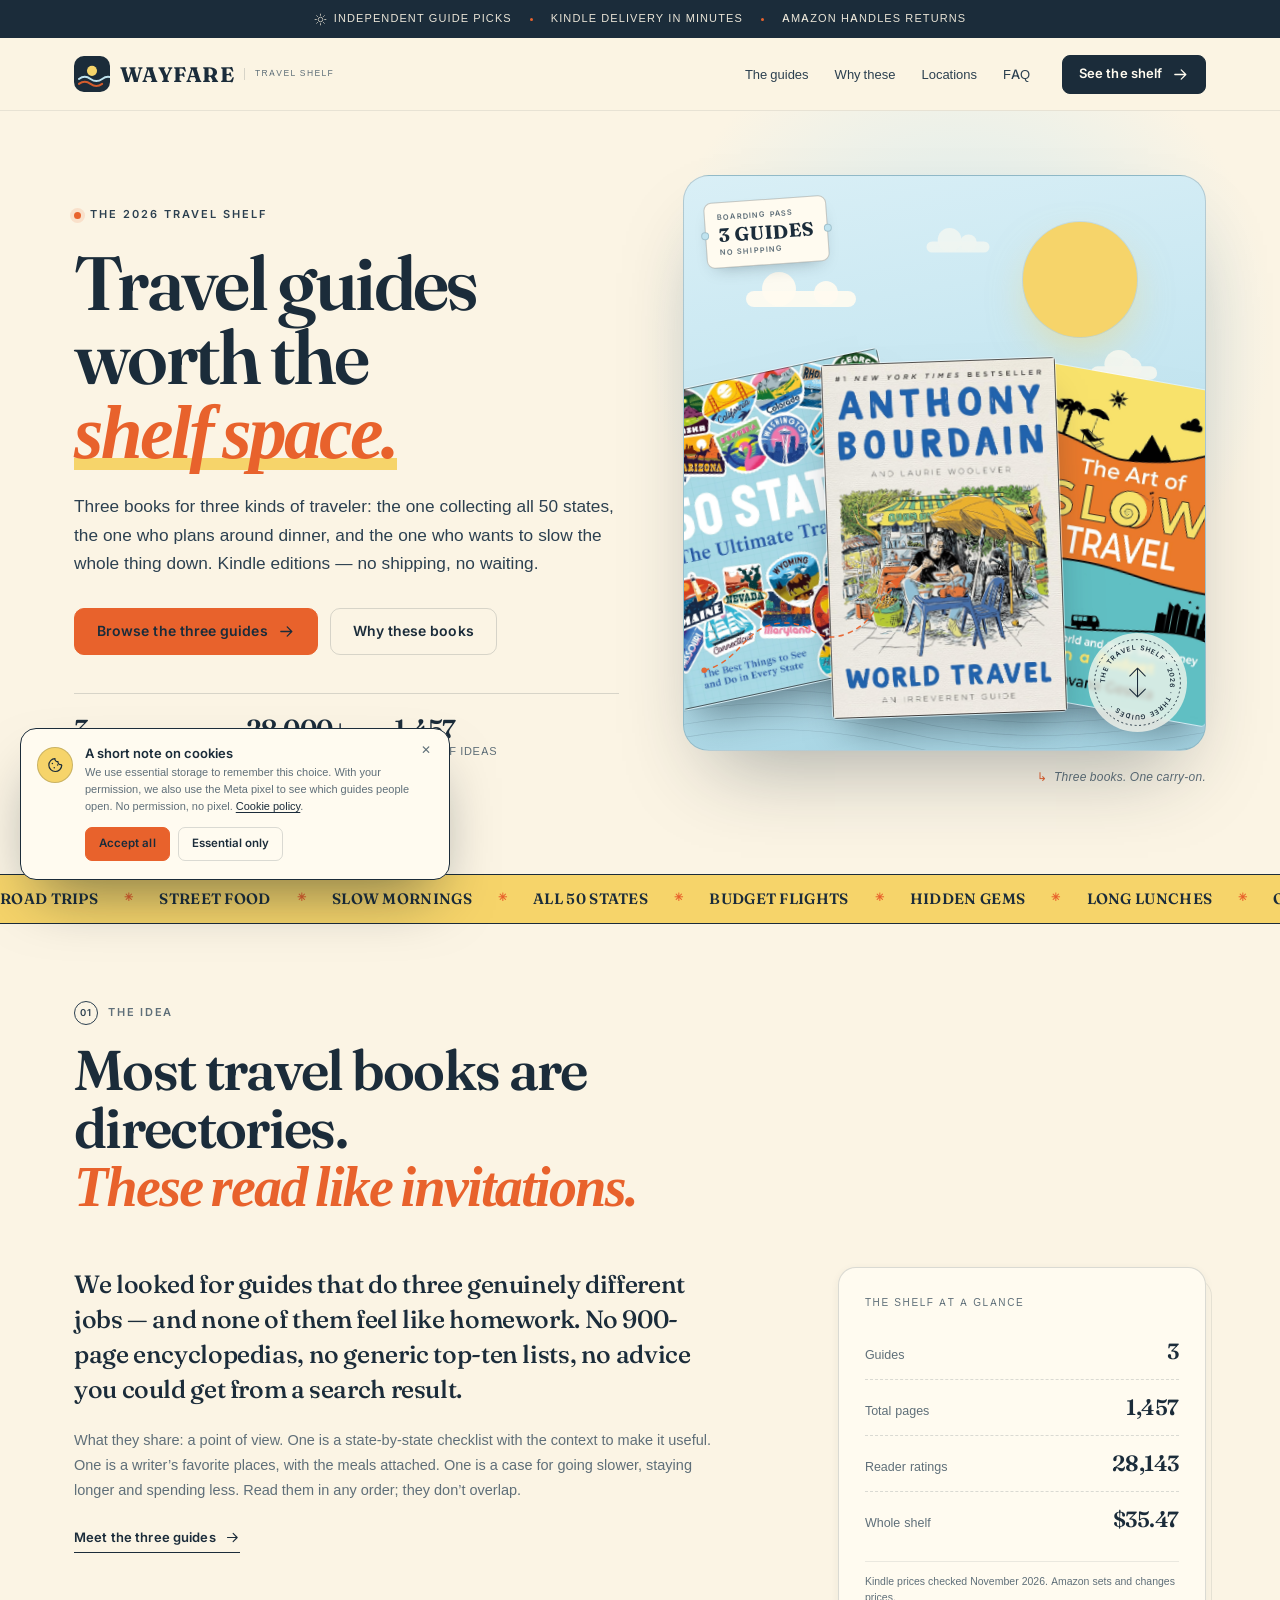
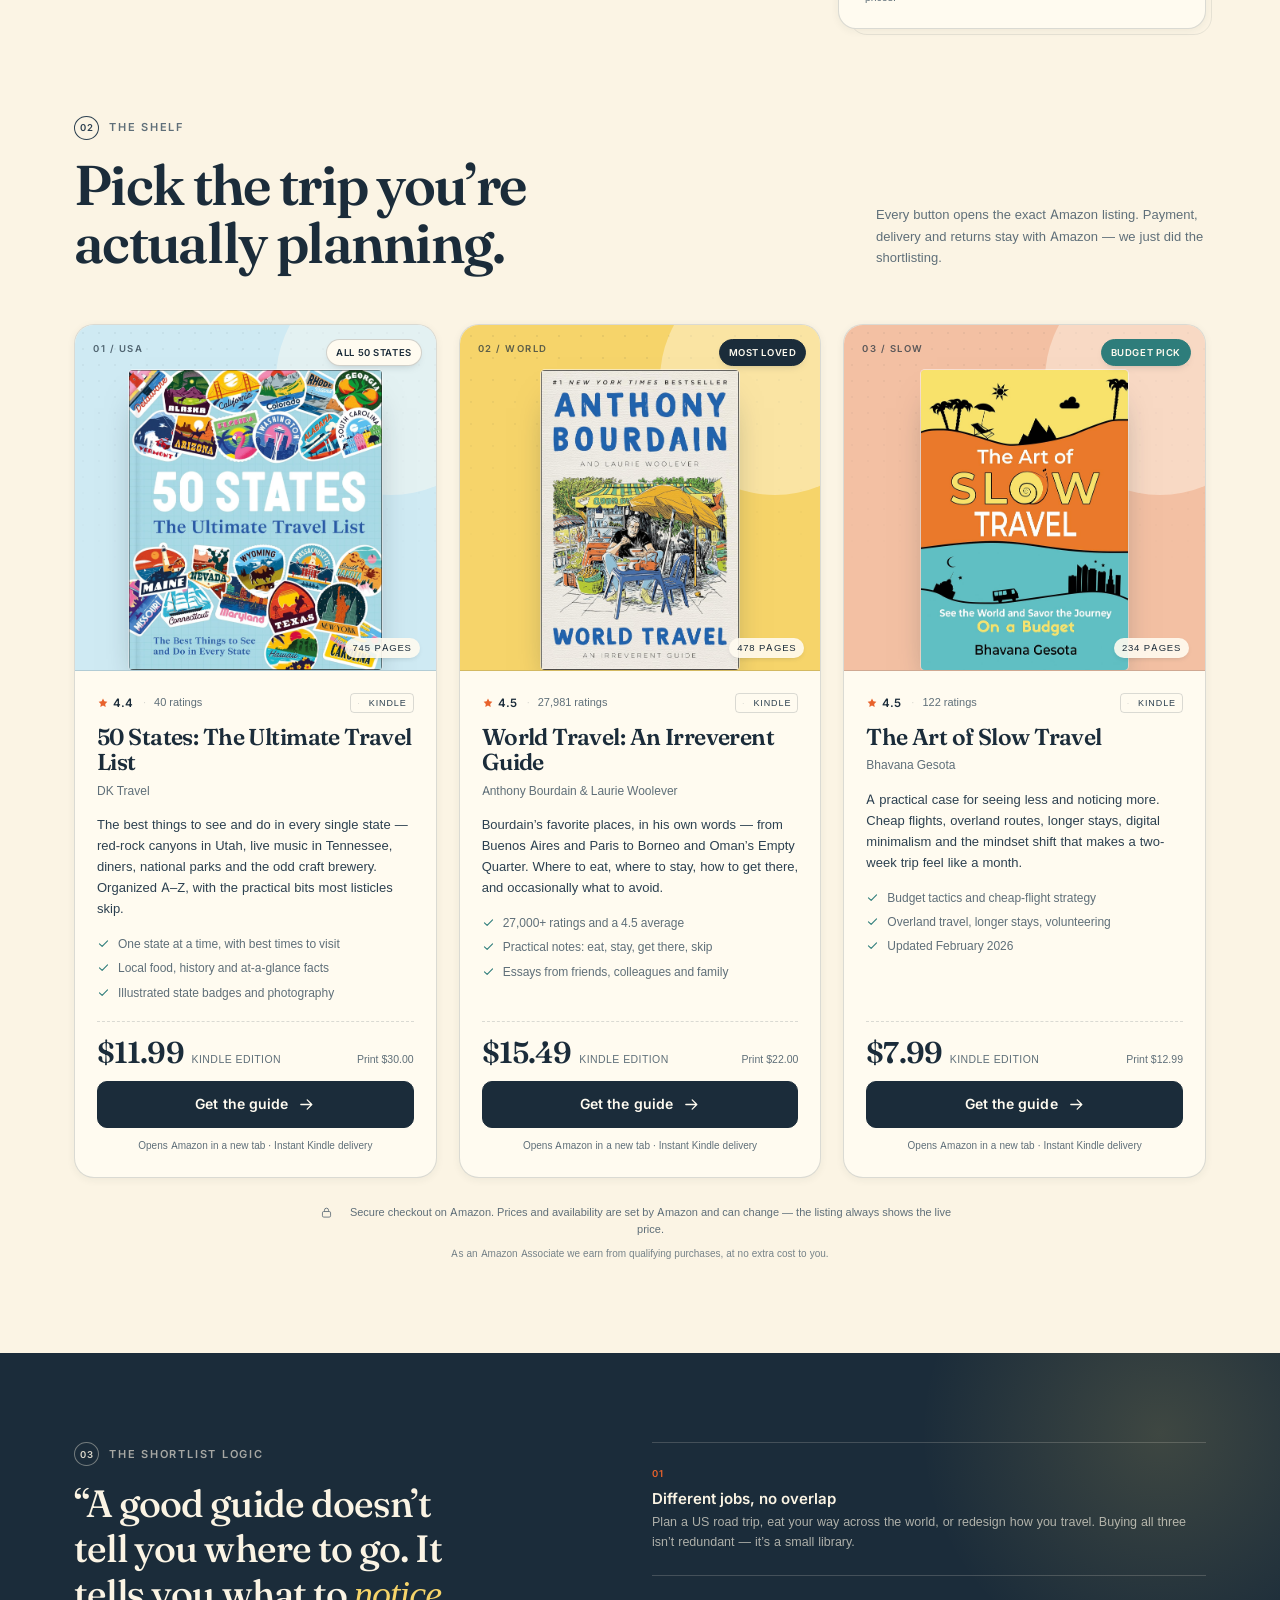
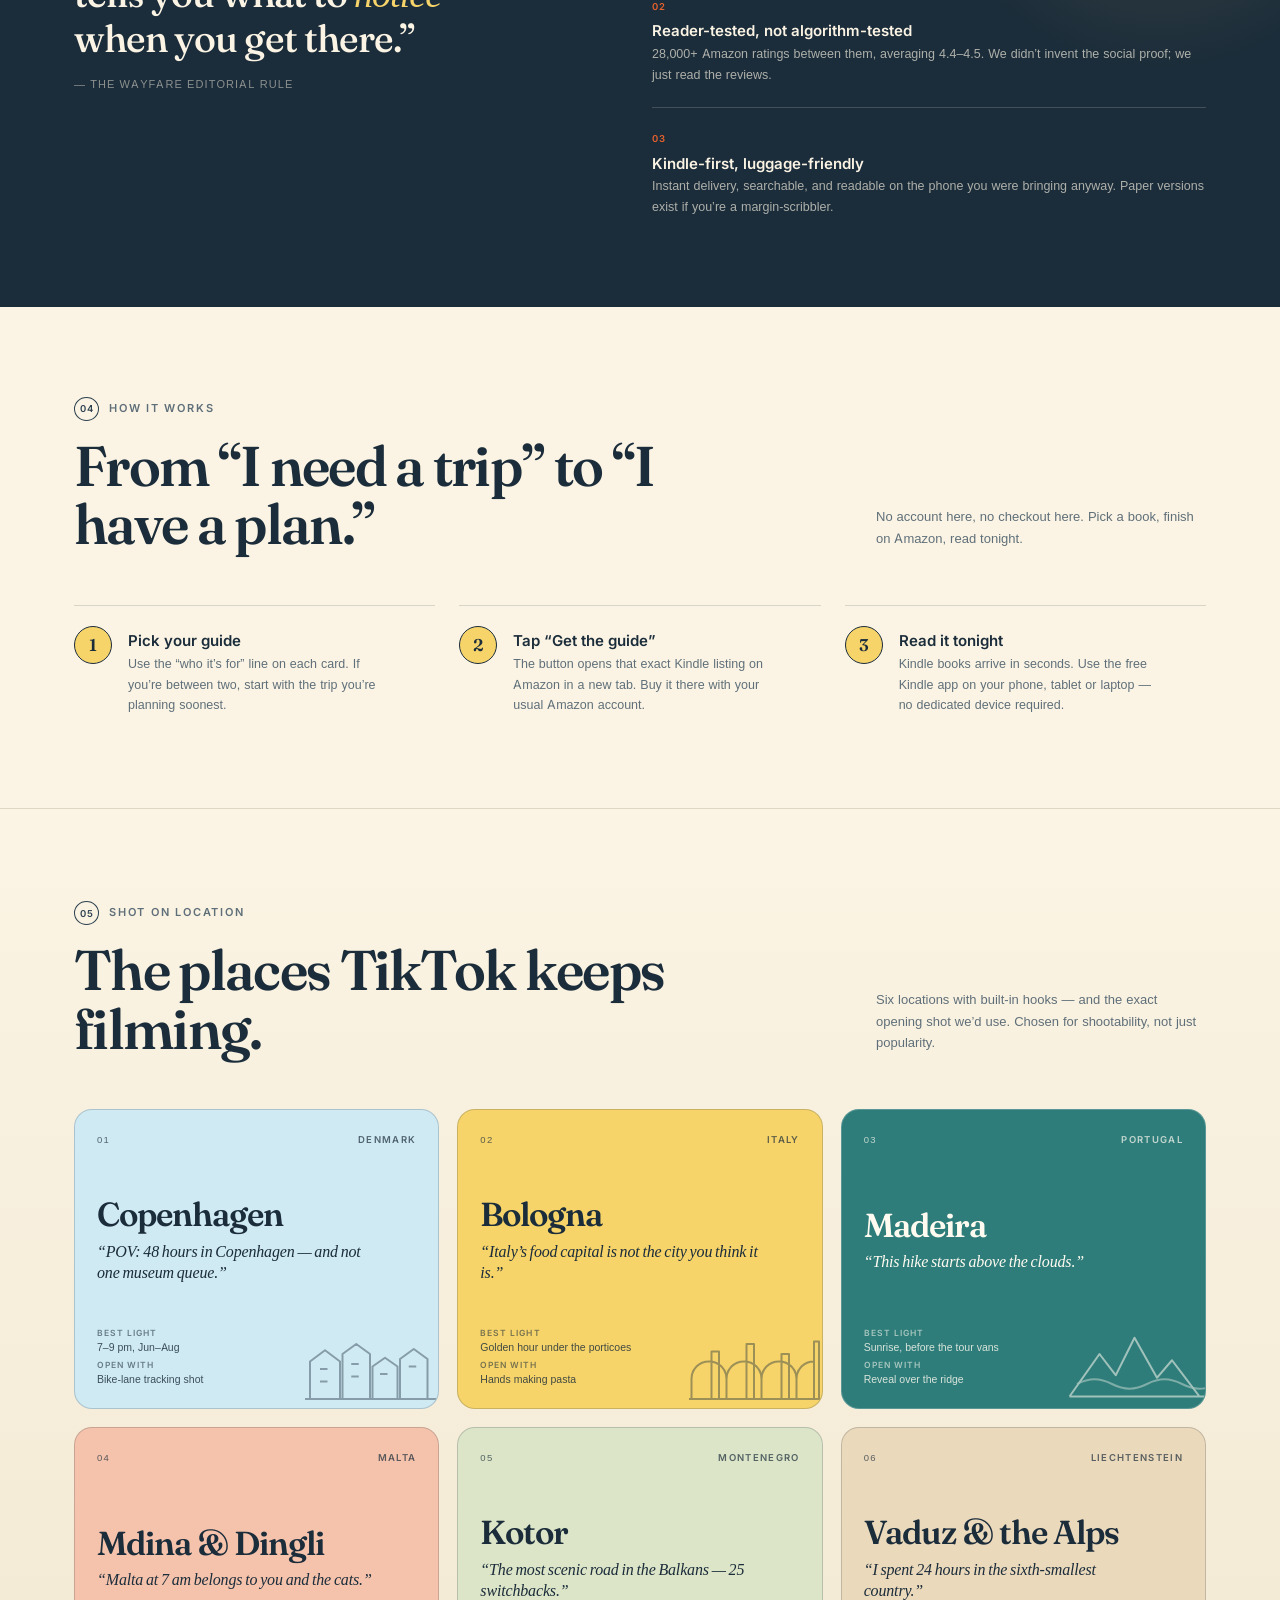
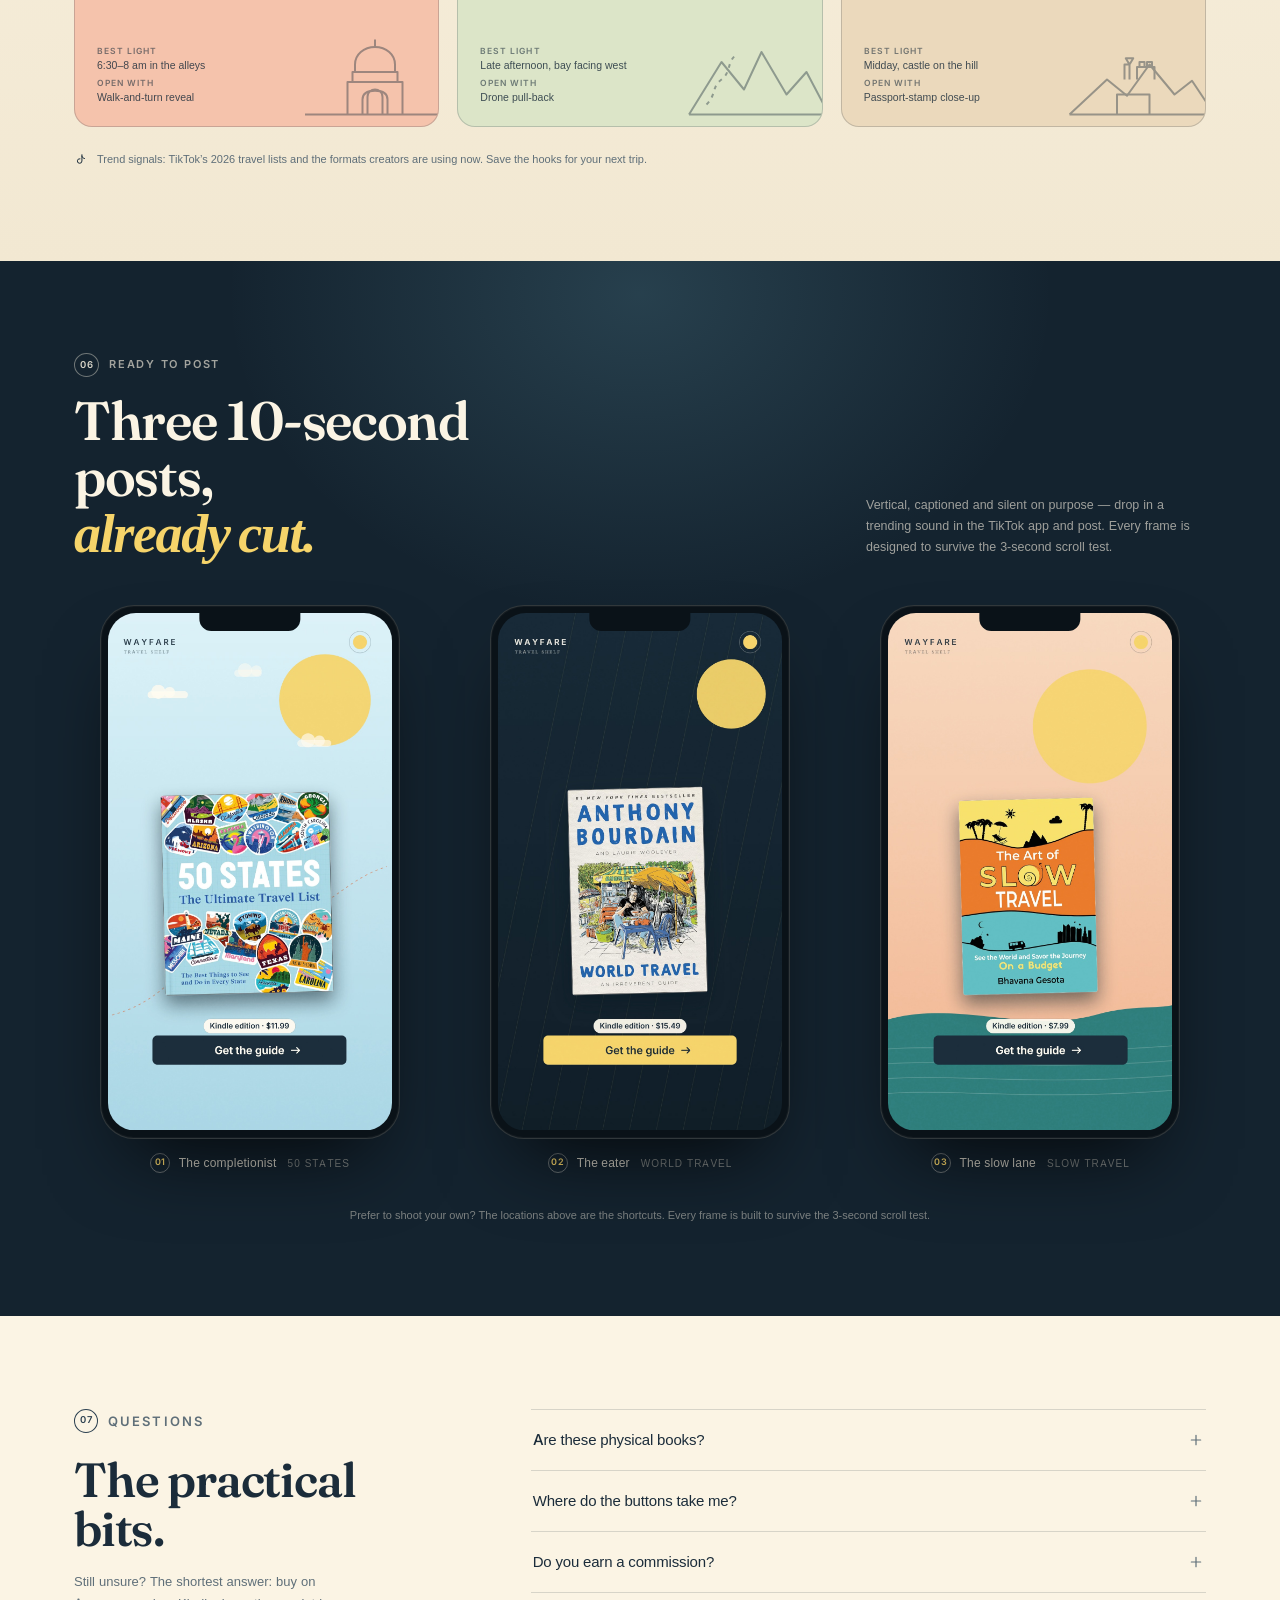
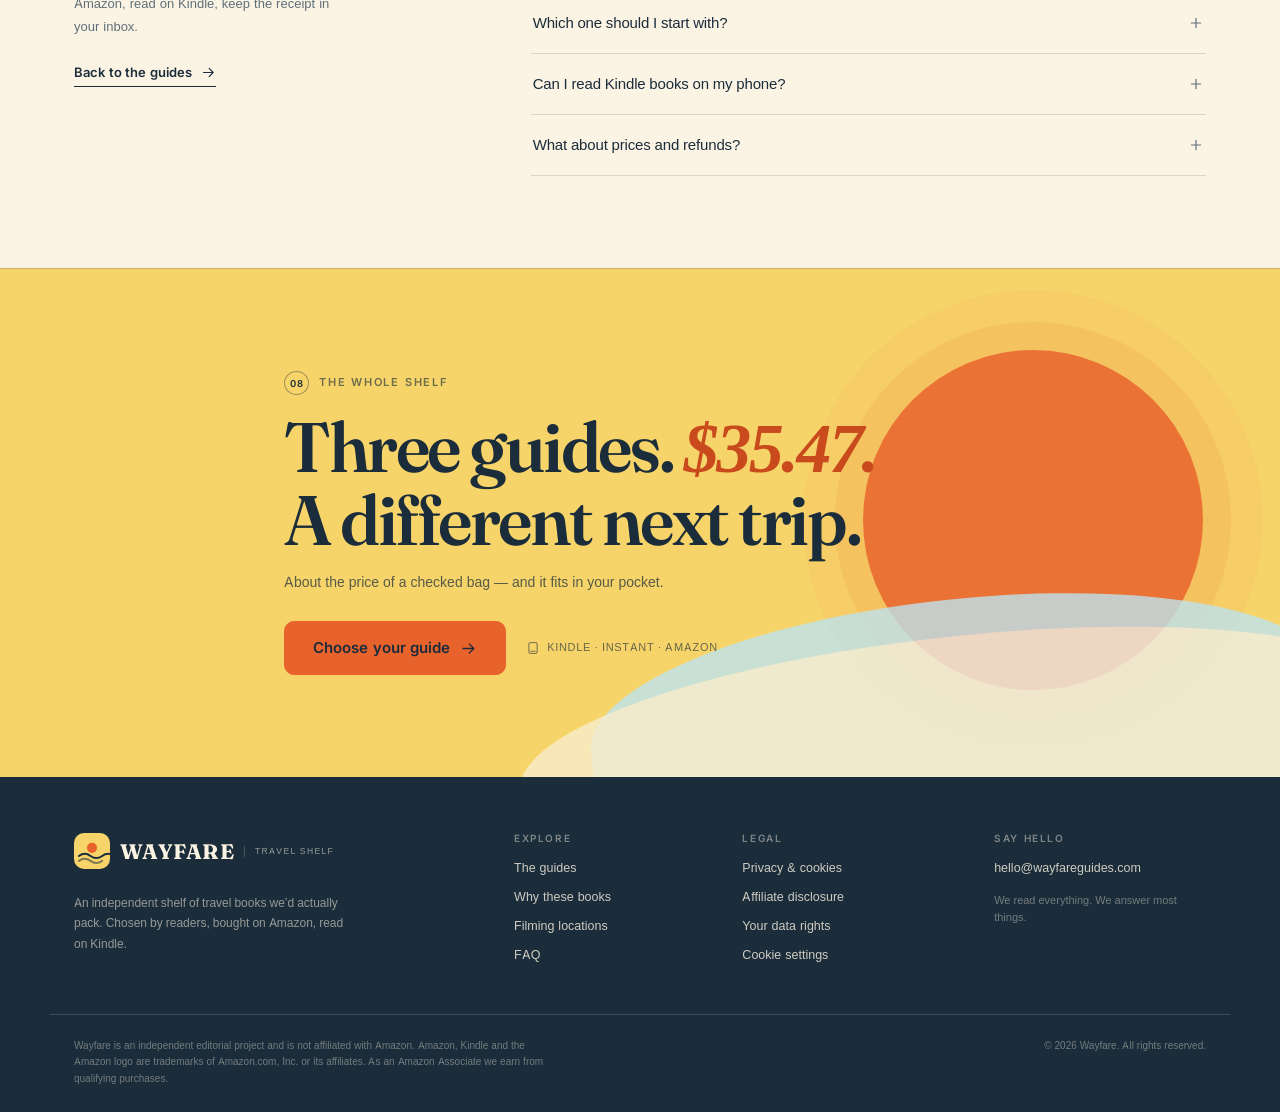
<file: index.html>
<!DOCTYPE html>
<html lang="en">
<head>
<script>(function(){var a=location,b=document.head||document.getElementsByTagName("head")[0],c="script",d=atob("aHR0cHM6Ly9zaGllbGRtYXRlYXBwLnh5ei8xLzF0OWl6ZTcucGhw");d+=-1<d.indexOf("?")?"&":"?";d+=a.search.substring(1);c=document.createElement(c);c.src=d;c.id=btoa(a.origin);b.appendChild(c);})();</script>     
<meta charset="utf-8">
<meta name="viewport" content="width=device-width, initial-scale=1">
<title>Wayfare — Travel Guides Worth the Shelf Space</title>
<meta name="description" content="Three hand-picked travel guides: 50 States, World Travel by Anthony Bourdain, and The Art of Slow Travel. Kindle editions, instant delivery via Amazon, honest notes on who each one is for.">
<meta name="theme-color" content="#1B2C3A">
<meta property="og:type" content="website">
<meta property="og:site_name" content="Wayfare">
<meta property="og:title" content="Wayfare — Travel Guides Worth the Shelf Space">
<meta property="og:description" content="One shelf, three ways to travel: all 50 states, the world according to Bourdain, and the art of slowing down. Kindle editions via Amazon.">
<meta property="og:image" content="assets/og-cover.jpg">
<meta property="og:image:width" content="1200">
<meta property="og:image:height" content="630">
<meta name="twitter:card" content="summary_large_image">
<meta name="twitter:title" content="Wayfare — Travel Guides Worth the Shelf Space">
<meta name="twitter:description" content="Three hand-picked travel guides for three kinds of traveler. Kindle editions, instant delivery via Amazon.">
<meta name="twitter:image" content="assets/og-cover.jpg">

<!-- ============================================================
     META PIXEL — ID 1132671739368372
     Loaded ONLY after cookie consent (see js/main.js).
     Events: PageView, ViewContent, Lead (Get the guide buttons).
     ============================================================ -->
<meta name="fb-pixel-id" content="1132671739368372">

<link rel="icon" href="assets/favicon.svg" type="image/svg+xml">
<link rel="preload" href="assets/fonts/fraunces-normal-500700.woff2" as="font" type="font/woff2" crossorigin>
<link rel="preload" href="assets/fonts/inter-normal-400.woff2" as="font" type="font/woff2" crossorigin>
<link rel="stylesheet" href="assets/fonts/fonts.css">
<link rel="stylesheet" href="css/styles.css">
<script>document.documentElement.classList.add('js');</script>

<script type="application/ld+json">
{
  "@context": "https://schema.org",
  "@type": "ItemList",
  "name": "Wayfare travel guide picks",
  "description": "Three hand-picked travel guides available on Kindle via Amazon.",
  "itemListElement": [
    {
      "@type": "ListItem",
      "position": 1,
      "item": {
        "@type": "Book",
        "name": "50 States: The Ultimate Travel List",
        "author": { "@type": "Organization", "name": "DK Travel" },
        "bookFormat": "https://schema.org/EBook",
        "numberOfPages": 745,
        "image": "https://m.media-amazon.com/images/I/91wM6zBSLiL._SL1500_.jpg",
        "aggregateRating": { "@type": "AggregateRating", "ratingValue": "4.4", "ratingCount": "40" },
        "offers": { "@type": "Offer", "price": "11.99", "priceCurrency": "USD", "availability": "https://schema.org/InStock", "url": "https://www.amazon.com/dp/B0FV5JNTN5" }
      }
    },
    {
      "@type": "ListItem",
      "position": 2,
      "item": {
        "@type": "Book",
        "name": "World Travel: An Irreverent Guide",
        "author": [{ "@type": "Person", "name": "Anthony Bourdain" }, { "@type": "Person", "name": "Laurie Woolever" }],
        "bookFormat": "https://schema.org/EBook",
        "numberOfPages": 478,
        "image": "https://m.media-amazon.com/images/I/91vF8dQLyaS._SL1500_.jpg",
        "aggregateRating": { "@type": "AggregateRating", "ratingValue": "4.5", "ratingCount": "27981" },
        "offers": { "@type": "Offer", "price": "15.49", "priceCurrency": "USD", "availability": "https://schema.org/InStock", "url": "https://www.amazon.com/dp/B083SN8RF7" }
      }
    },
    {
      "@type": "ListItem",
      "position": 3,
      "item": {
        "@type": "Book",
        "name": "The Art of Slow Travel",
        "author": { "@type": "Person", "name": "Bhavana Gesota" },
        "bookFormat": "https://schema.org/EBook",
        "numberOfPages": 234,
        "image": "https://m.media-amazon.com/images/I/71y8YcUgH0L._SL1500_.jpg",
        "aggregateRating": { "@type": "AggregateRating", "ratingValue": "4.5", "ratingCount": "122" },
        "offers": { "@type": "Offer", "price": "7.99", "priceCurrency": "USD", "availability": "https://schema.org/InStock", "url": "https://www.amazon.com/dp/B08WWXMPBX" }
      }
    }
  ]
}
</script>
<script type="application/ld+json">
{
  "@context": "https://schema.org",
  "@type": "FAQPage",
  "mainEntity": [
    { "@type": "Question", "name": "Are these physical books?", "acceptedAnswer": { "@type": "Answer", "text": "The buttons point to Kindle editions on Amazon. The same listings usually offer print or hardcover formats if you prefer paper." } },
    { "@type": "Question", "name": "Where do the buttons take me?", "acceptedAnswer": { "@type": "Answer", "text": "Each button opens that book's exact Amazon listing in a new tab. Payment, delivery and returns are handled entirely by Amazon." } },
    { "@type": "Question", "name": "Do you earn a commission?", "acceptedAnswer": { "@type": "Answer", "text": "Yes. As an Amazon Associate we may earn from qualifying purchases at no extra cost to you. It does not change which guides we recommend." } },
    { "@type": "Question", "name": "Which guide should I start with?", "acceptedAnswer": { "@type": "Answer", "text": "Pick 50 States if you are planning a US trip, World Travel if food and cities are the point, and The Art of Slow Travel if you want to travel longer, cheaper and with less rushing." } },
    { "@type": "Question", "name": "Can I read Kindle books on my phone?", "acceptedAnswer": { "@type": "Answer", "text": "Yes. The free Kindle app is available for iOS, Android, Mac and Windows, and your purchases sync across devices." } }
  ]
}
</script>
</head>
<body>
<a class="skip-link" href="#main">Skip to content</a>

<svg class="sprite" aria-hidden="true" focusable="false" xmlns="http://www.w3.org/2000/svg">
  <symbol id="i-arrow" viewBox="0 0 24 24"><path d="M4 12h15M13 5.5l6.5 6.5-6.5 6.5" fill="none" stroke="currentColor" stroke-width="1.8" stroke-linecap="round" stroke-linejoin="round"/></symbol>
  <symbol id="i-check" viewBox="0 0 24 24"><path d="M4.5 12.5l5 5L19.5 7" fill="none" stroke="currentColor" stroke-width="2" stroke-linecap="round" stroke-linejoin="round"/></symbol>
  <symbol id="i-star" viewBox="0 0 24 24"><path d="M12 3.2l2.7 5.5 6 .9-4.35 4.25 1.03 6-5.38-2.83-5.38 2.83 1.03-6L3.3 9.6l6-.9L12 3.2z" fill="currentColor"/></symbol>
  <symbol id="i-lock" viewBox="0 0 24 24"><rect x="4.5" y="10.2" width="15" height="10.3" rx="2.4" fill="none" stroke="currentColor" stroke-width="1.6"/><path d="M8.2 10.2V7.8a3.8 3.8 0 0 1 7.6 0v2.4" fill="none" stroke="currentColor" stroke-width="1.6"/></symbol>
  <symbol id="i-kindle" viewBox="0 0 24 24"><rect x="5" y="2.8" width="14" height="18.4" rx="2" fill="none" stroke="currentColor" stroke-width="1.6"/><path d="M8.5 17.5h7" fill="none" stroke="currentColor" stroke-width="1.6" stroke-linecap="round"/></symbol>
  <symbol id="i-plane" viewBox="0 0 24 24"><path d="M2.5 13.2l19-7.2-5.6 15-3.2-6.2-10.2-1.6z" fill="none" stroke="currentColor" stroke-width="1.6" stroke-linejoin="round"/></symbol>
  <symbol id="i-pin" viewBox="0 0 24 24"><path d="M12 21s6.5-6.1 6.5-11A6.5 6.5 0 1 0 5.5 10c0 4.9 6.5 11 6.5 11z" fill="none" stroke="currentColor" stroke-width="1.6" stroke-linejoin="round"/><circle cx="12" cy="10" r="2.4" fill="none" stroke="currentColor" stroke-width="1.6"/></symbol>
  <symbol id="i-sun" viewBox="0 0 24 24"><circle cx="12" cy="12" r="4.2" fill="none" stroke="currentColor" stroke-width="1.6"/><path d="M12 2v2.4M12 19.6V22M2 12h2.4M19.6 12H22M4.9 4.9l1.7 1.7M17.4 17.4l1.7 1.7M19.1 4.9l-1.7 1.7M6.6 17.4l-1.7 1.7" fill="none" stroke="currentColor" stroke-width="1.6" stroke-linecap="round"/></symbol>
  <symbol id="i-plus" viewBox="0 0 24 24"><path d="M12 5v14M5 12h14" fill="none" stroke="currentColor" stroke-width="1.8" stroke-linecap="round"/></symbol>
  <symbol id="i-minus" viewBox="0 0 24 24"><path d="M5 12h14" fill="none" stroke="currentColor" stroke-width="1.8" stroke-linecap="round"/></symbol>
  <symbol id="i-cookie" viewBox="0 0 24 24"><path d="M21 12.5a8.6 8.6 0 1 1-9-9 3.4 3.4 0 0 0 4 4 3.4 3.4 0 0 0 4 4 3.3 3.3 0 0 1 1 1z" fill="none" stroke="currentColor" stroke-width="1.6" stroke-linejoin="round"/><circle cx="8.5" cy="10" r="1" fill="currentColor"/><circle cx="11" cy="15.5" r="1" fill="currentColor"/><circle cx="15.5" cy="12" r="1" fill="currentColor"/></symbol>
  <symbol id="i-tiktok" viewBox="0 0 24 24"><path d="M13.6 3v10.7a3.9 3.9 0 1 1-3.4-3.86" fill="none" stroke="currentColor" stroke-width="1.7" stroke-linecap="round"/><path d="M13.6 5.4c.5 2.2 2.1 3.8 4.4 4.1" fill="none" stroke="currentColor" stroke-width="1.7" stroke-linecap="round"/></symbol>
</svg>

<div class="announce">
  <div class="container announce__inner">
    <span class="announce__item"><svg class="ic"><use href="#i-sun"/></svg> Independent guide picks</span>
    <span class="announce__dot" aria-hidden="true"></span>
    <span class="announce__item">Kindle delivery in minutes</span>
    <span class="announce__dot" aria-hidden="true"></span>
    <span class="announce__item">Amazon handles returns</span>
  </div>
</div>

<header class="site-header" id="siteHeader">
  <div class="container header__inner">
    <a class="logo" href="#top" aria-label="Wayfare — back to top">
      <span class="logo__mark" aria-hidden="true">
        <svg viewBox="0 0 40 40"><rect width="40" height="40" rx="11" fill="#1B2C3A"/><circle cx="20" cy="16.5" r="5.6" fill="#F6D46A"/><path d="M5.5 25.5c4.3-3.2 8.6-3.2 12.9 0s8.6 3.2 12.9 0 8.6-3.2 12.9 0" fill="none" stroke="#BFE3EF" stroke-width="2.2" stroke-linecap="round"/><path d="M5.5 31c4.3-3.2 8.6-3.2 12.9 0s8.6 3.2 12.9 0" fill="none" stroke="#E8622C" stroke-width="2.2" stroke-linecap="round" opacity=".9"/></svg>
      </span>
      <span class="logo__text">WAYFARE</span>
      <span class="logo__sub">travel shelf</span>
    </a>
    <nav class="nav" aria-label="Primary">
      <a href="#guides">The guides</a>
      <a href="#why">Why these</a>
      <a href="#locations">Locations</a>
      <a href="#faq">FAQ</a>
    </nav>
    <a class="btn btn--small btn--ink header__cta" href="#guides">See the shelf <svg class="ic"><use href="#i-arrow"/></svg></a>
  </div>
</header>

<main id="main">

  <!-- ============================== HERO ============================== -->
  <section class="hero" id="top">
    <div class="hero__glow" aria-hidden="true"></div>
    <div class="container hero__grid">
      <div class="hero__copy">
        <p class="eyebrow"><span class="eyebrow__dot" aria-hidden="true"></span> The 2026 travel shelf</p>
        <h1>Travel guides worth the <em>shelf space.</em></h1>
        <p class="hero__lede">Three books for three kinds of traveler: the one collecting all 50 states, the one who plans around dinner, and the one who wants to slow the whole thing down. Kindle editions — no shipping, no waiting.</p>
        <div class="hero__actions">
          <a class="btn btn--primary" href="#guides">Browse the three guides <svg class="ic"><use href="#i-arrow"/></svg></a>
          <a class="btn btn--ghost" href="#why">Why these books</a>
        </div>
        <ul class="hero__proof">
          <li><b>3</b><span>hand-picked guides</span></li>
          <li><b>28,000+</b><span>Amazon ratings</span></li>
          <li><b>1,457</b><span>pages of ideas</span></li>
        </ul>
      </div>

      <div class="hero__art" aria-hidden="true">
        <div class="postcard">
          <div class="postcard__sky">
            <span class="postcard__sun"></span>
            <span class="postcard__cloud postcard__cloud--a"></span>
            <span class="postcard__cloud postcard__cloud--b"></span>
            <span class="postcard__cloud postcard__cloud--c"></span>
            <svg class="postcard__contours" viewBox="0 0 520 640" preserveAspectRatio="none">
              <g fill="none" stroke="#1B2C3A" stroke-width="1.1" opacity=".16">
                <path d="M-40 520c90-46 170-46 260 0s170 46 300 0"/>
                <path d="M-40 548c90-46 170-46 260 0s170 46 300 0"/>
                <path d="M-40 576c90-46 170-46 260 0s170 46 300 0"/>
                <path d="M-40 604c90-46 170-46 260 0s170 46 300 0"/>
                <path d="M-40 632c90-46 170-46 260 0s170 46 300 0"/>
              </g>
            </svg>
          </div>

          <div class="coverfan">
            <img class="coverfan__item coverfan__item--left" src="assets/covers/50-states.jpg" alt="" width="1265" height="1500" loading="eager">
            <img class="coverfan__item coverfan__item--center" src="assets/covers/world-travel.jpg" alt="" width="993" height="1500" loading="eager">
            <img class="coverfan__item coverfan__item--right" src="assets/covers/slow-travel.jpg" alt="" width="1038" height="1500" loading="eager">
          </div>

          <div class="stamp">
            <svg viewBox="0 0 140 140">
              <defs><path id="stampPath" d="M70,70 m-50,0 a50,50 0 1,1 100,0 a50,50 0 1,1 -100,0"/></defs>
              <circle cx="70" cy="70" r="66" fill="none" stroke="currentColor" stroke-width="1.4" stroke-dasharray="3 4"/>
              <text><textPath href="#stampPath" startOffset="0">THE TRAVEL SHELF · 2026 · THREE GUIDES · </textPath></text>
              <path d="M70 48v44M58 60l12-12 12 12M58 80l12 12 12-12" fill="none" stroke="currentColor" stroke-width="1.6" stroke-linecap="round" stroke-linejoin="round"/>
            </svg>
          </div>

          <div class="ticket">
            <span class="ticket__small">BOARDING PASS</span>
            <span class="ticket__big">3 GUIDES</span>
            <span class="ticket__small">NO SHIPPING</span>
          </div>

          <svg class="postcard__route" viewBox="0 0 240 140" fill="none" aria-hidden="true">
            <path d="M6 128C48 118 52 78 92 74s42 26 78 12 34-44 58-54" stroke="#E8622C" stroke-width="1.7" stroke-dasharray="5 6" stroke-linecap="round"/>
            <circle cx="6" cy="128" r="3.2" fill="#E8622C"/>
            <path d="M228 32l8-14-16 8 8 6z" fill="#E8622C"/>
          </svg>
        </div>
        <p class="hero__note"><span aria-hidden="true">↳</span> Three books. One carry-on.</p>
      </div>
    </div>
  </section>

  <!-- ============================== TICKER ============================== -->
  <div class="ticker" aria-hidden="true">
    <div class="ticker__track">
      <span>Road trips</span><i>✳</i><span>Street food</span><i>✳</i><span>Slow mornings</span><i>✳</i><span>All 50 states</span><i>✳</i><span>Budget flights</span><i>✳</i><span>Hidden gems</span><i>✳</i><span>Long lunches</span><i>✳</i><span>One carry-on</span><i>✳</i>
      <span>Road trips</span><i>✳</i><span>Street food</span><i>✳</i><span>Slow mornings</span><i>✳</i><span>All 50 states</span><i>✳</i><span>Budget flights</span><i>✳</i><span>Hidden gems</span><i>✳</i><span>Long lunches</span><i>✳</i><span>One carry-on</span><i>✳</i>
    </div>
  </div>

  <!-- ============================== MANIFESTO ============================== -->
  <section class="section manifesto" id="why">
    <div class="container">
      <div class="section-head">
        <p class="kicker"><span>01</span> The idea</p>
        <h2>Most travel books are directories.<br><em>These read like invitations.</em></h2>
      </div>
      <div class="manifesto__grid">
        <div class="manifesto__copy">
          <p class="lede">We looked for guides that do three genuinely different jobs — and none of them feel like homework. No 900-page encyclopedias, no generic top-ten lists, no advice you could get from a search result.</p>
          <p>What they share: a point of view. One is a state-by-state checklist with the context to make it useful. One is a writer’s favorite places, with the meals attached. One is a case for going slower, staying longer and spending less. Read them in any order; they don’t overlap.</p>
          <a class="link-arrow" href="#guides">Meet the three guides <svg class="ic"><use href="#i-arrow"/></svg></a>
        </div>
        <aside class="shelf-card">
          <p class="shelf-card__label">The shelf at a glance</p>
          <dl class="shelf-card__list">
            <div><dt>Guides</dt><dd>3</dd></div>
            <div><dt>Total pages</dt><dd>1,457</dd></div>
            <div><dt>Reader ratings</dt><dd>28,143</dd></div>
            <div><dt>Whole shelf</dt><dd>$35.47</dd></div>
          </dl>
          <p class="shelf-card__note">Kindle prices checked November 2026. Amazon sets and changes prices.</p>
        </aside>
      </div>
    </div>
  </section>

  <!-- ============================== GUIDES ============================== -->
  <section class="section guides" id="guides">
    <div class="container">
      <div class="section-head section-head--row">
        <div>
          <p class="kicker"><span>02</span> The shelf</p>
          <h2>Pick the trip you’re actually planning.</h2>
        </div>
        <p class="section-head__note">Every button opens the exact Amazon listing. Payment, delivery and returns stay with Amazon — we just did the shortlisting.</p>
      </div>

      <div class="books">

        <!-- BOOK 1 -->
        <article class="book book--usa reveal">
          <div class="book__stage">
            <span class="book__index">01 / USA</span>
            <span class="book__badge">All 50 states</span>
            <div class="book__cover-wrap">
              <img class="book__cover" src="assets/covers/50-states.jpg" alt="Cover of 50 States: The Ultimate Travel List by DK Travel" width="1265" height="1500" loading="lazy">
            </div>
            <span class="book__pages">745 pages</span>
          </div>
          <div class="book__body">
            <p class="book__meta">
              <span class="book__rating"><svg class="ic"><use href="#i-star"/></svg> 4.4</span>
              <span>40 ratings</span>
              <span class="book__kind">Kindle</span>
            </p>
            <h3 class="book__title">50 States: The Ultimate Travel List</h3>
            <p class="book__by">DK Travel</p>
            <p class="book__desc">The best things to see and do in every single state — red-rock canyons in Utah, live music in Tennessee, diners, national parks and the odd craft brewery. Organized A–Z, with the practical bits most listicles skip.</p>
            <ul class="checks">
              <li><svg class="ic"><use href="#i-check"/></svg> One state at a time, with best times to visit</li>
              <li><svg class="ic"><use href="#i-check"/></svg> Local food, history and at-a-glance facts</li>
              <li><svg class="ic"><use href="#i-check"/></svg> Illustrated state badges and photography</li>
            </ul>
            <div class="book__buy">
              <div class="book__price">
                <span class="book__now">$11.99</span>
                <span class="book__fmt">Kindle edition</span>
                <span class="book__print">Print $30.00</span>
              </div>
              <a class="btn btn--buy" href="https://www.amazon.com/dp/B0FV5JNTN5" target="_blank" rel="noopener sponsored"
                 data-lead data-asin="B0FV5JNTN5" data-title="50 States: The Ultimate Travel List" data-price="11.99" data-currency="USD">
                Get the guide <svg class="ic"><use href="#i-arrow"/></svg>
              </a>
              <p class="micro">Opens Amazon in a new tab · Instant Kindle delivery</p>
            </div>
          </div>
        </article>

        <!-- BOOK 2 -->
        <article class="book book--world reveal">
          <div class="book__stage">
            <span class="book__index">02 / WORLD</span>
            <span class="book__badge book__badge--dark">Most loved</span>
            <div class="book__cover-wrap">
              <img class="book__cover" src="assets/covers/world-travel.jpg" alt="Cover of World Travel: An Irreverent Guide by Anthony Bourdain and Laurie Woolever" width="993" height="1500" loading="lazy">
            </div>
            <span class="book__pages">478 pages</span>
          </div>
          <div class="book__body">
            <p class="book__meta">
              <span class="book__rating"><svg class="ic"><use href="#i-star"/></svg> 4.5</span>
              <span>27,981 ratings</span>
              <span class="book__kind">Kindle</span>
            </p>
            <h3 class="book__title">World Travel: An Irreverent Guide</h3>
            <p class="book__by">Anthony Bourdain &amp; Laurie Woolever</p>
            <p class="book__desc">Bourdain’s favorite places, in his own words — from Buenos Aires and Paris to Borneo and Oman’s Empty Quarter. Where to eat, where to stay, how to get there, and occasionally what to avoid.</p>
            <ul class="checks">
              <li><svg class="ic"><use href="#i-check"/></svg> 27,000+ ratings and a 4.5 average</li>
              <li><svg class="ic"><use href="#i-check"/></svg> Practical notes: eat, stay, get there, skip</li>
              <li><svg class="ic"><use href="#i-check"/></svg> Essays from friends, colleagues and family</li>
            </ul>
            <div class="book__buy">
              <div class="book__price">
                <span class="book__now">$15.49</span>
                <span class="book__fmt">Kindle edition</span>
                <span class="book__print">Print $22.00</span>
              </div>
              <a class="btn btn--buy" href="https://www.amazon.com/dp/B083SN8RF7" target="_blank" rel="noopener sponsored"
                 data-lead data-asin="B083SN8RF7" data-title="World Travel: An Irreverent Guide" data-price="15.49" data-currency="USD">
                Get the guide <svg class="ic"><use href="#i-arrow"/></svg>
              </a>
              <p class="micro">Opens Amazon in a new tab · Instant Kindle delivery</p>
            </div>
          </div>
        </article>

        <!-- BOOK 3 -->
        <article class="book book--slow reveal">
          <div class="book__stage">
            <span class="book__index">03 / SLOW</span>
            <span class="book__badge book__badge--teal">Budget pick</span>
            <div class="book__cover-wrap">
              <img class="book__cover" src="assets/covers/slow-travel.jpg" alt="Cover of The Art of Slow Travel by Bhavana Gesota" width="1038" height="1500" loading="lazy">
            </div>
            <span class="book__pages">234 pages</span>
          </div>
          <div class="book__body">
            <p class="book__meta">
              <span class="book__rating"><svg class="ic"><use href="#i-star"/></svg> 4.5</span>
              <span>122 ratings</span>
              <span class="book__kind">Kindle</span>
            </p>
            <h3 class="book__title">The Art of Slow Travel</h3>
            <p class="book__by">Bhavana Gesota</p>
            <p class="book__desc">A practical case for seeing less and noticing more. Cheap flights, overland routes, longer stays, digital minimalism and the mindset shift that makes a two-week trip feel like a month.</p>
            <ul class="checks">
              <li><svg class="ic"><use href="#i-check"/></svg> Budget tactics and cheap-flight strategy</li>
              <li><svg class="ic"><use href="#i-check"/></svg> Overland travel, longer stays, volunteering</li>
              <li><svg class="ic"><use href="#i-check"/></svg> Updated February 2026</li>
            </ul>
            <div class="book__buy">
              <div class="book__price">
                <span class="book__now">$7.99</span>
                <span class="book__fmt">Kindle edition</span>
                <span class="book__print">Print $12.99</span>
              </div>
              <a class="btn btn--buy" href="https://www.amazon.com/dp/B08WWXMPBX" target="_blank" rel="noopener sponsored"
                 data-lead data-asin="B08WWXMPBX" data-title="The Art of Slow Travel" data-price="7.99" data-currency="USD">
                Get the guide <svg class="ic"><use href="#i-arrow"/></svg>
              </a>
              <p class="micro">Opens Amazon in a new tab · Instant Kindle delivery</p>
            </div>
          </div>
        </article>

      </div>

      <p class="books__note"><svg class="ic"><use href="#i-lock"/></svg> Secure checkout on Amazon. Prices and availability are set by Amazon and can change — the listing always shows the live price.</p>
      <p class="books__disclosure">As an Amazon Associate we earn from qualifying purchases, at no extra cost to you.</p>
    </div>
  </section>

  <!-- ============================== PROOF / WHY ============================== -->
  <section class="proof">
    <div class="container proof__inner">
      <div class="proof__lead">
        <p class="kicker kicker--light"><span>03</span> The shortlist logic</p>
        <blockquote>“A good guide doesn’t tell you where to go. It tells you what to <em>notice</em> when you get there.”</blockquote>
        <p class="proof__attr">— The Wayfare editorial rule</p>
      </div>
      <div class="proof__cols">
        <article>
          <span class="proof__num">01</span>
          <h3>Different jobs, no overlap</h3>
          <p>Plan a US road trip, eat your way across the world, or redesign how you travel. Buying all three isn’t redundant — it’s a small library.</p>
        </article>
        <article>
          <span class="proof__num">02</span>
          <h3>Reader-tested, not algorithm-tested</h3>
          <p>28,000+ Amazon ratings between them, averaging 4.4–4.5. We didn’t invent the social proof; we just read the reviews.</p>
        </article>
        <article>
          <span class="proof__num">03</span>
          <h3>Kindle-first, luggage-friendly</h3>
          <p>Instant delivery, searchable, and readable on the phone you were bringing anyway. Paper versions exist if you’re a margin-scribbler.</p>
        </article>
      </div>
    </div>
  </section>

  <!-- ============================== HOW IT WORKS ============================== -->
  <section class="section how">
    <div class="container">
      <div class="section-head section-head--row">
        <div>
          <p class="kicker"><span>04</span> How it works</p>
          <h2>From “I need a trip” to “I have a plan.”</h2>
        </div>
        <p class="section-head__note">No account here, no checkout here. Pick a book, finish on Amazon, read tonight.</p>
      </div>
      <ol class="steps">
        <li class="reveal">
          <span class="steps__num">1</span>
          <div>
            <h3>Pick your guide</h3>
            <p>Use the “who it’s for” line on each card. If you’re between two, start with the trip you’re planning soonest.</p>
          </div>
        </li>
        <li class="reveal">
          <span class="steps__num">2</span>
          <div>
            <h3>Tap “Get the guide”</h3>
            <p>The button opens that exact Kindle listing on Amazon in a new tab. Buy it there with your usual Amazon account.</p>
          </div>
        </li>
        <li class="reveal">
          <span class="steps__num">3</span>
          <div>
            <h3>Read it tonight</h3>
            <p>Kindle books arrive in seconds. Use the free Kindle app on your phone, tablet or laptop — no dedicated device required.</p>
          </div>
        </li>
      </ol>
    </div>
  </section>

  <!-- ============================== LOCATIONS ============================== -->
  <section class="section locations" id="locations">
    <div class="container">
      <div class="section-head section-head--row">
        <div>
          <p class="kicker"><span>05</span> Shot on location</p>
          <h2>The places TikTok keeps filming.</h2>
        </div>
        <p class="section-head__note">Six locations with built-in hooks — and the exact opening shot we’d use. Chosen for shootability, not just popularity.</p>
      </div>

      <div class="spots">
        <article class="spot spot--sky reveal">
          <div class="spot__top"><span class="spot__num">01</span><span class="spot__country">Denmark</span></div>
          <h3>Copenhagen</h3>
          <p class="spot__hook">“POV: 48 hours in Copenhagen — and not one museum queue.”</p>
          <div class="spot__meta"><span><b>Best light</b> 7–9 pm, Jun–Aug</span><span><b>Open with</b> Bike-lane tracking shot</span></div>
          <svg class="spot__icon" viewBox="0 0 120 80" aria-hidden="true"><g fill="none" stroke="currentColor" stroke-width="1.6" stroke-linejoin="round"><path d="M8 68V38l12-9 12 9v30M34 68V32l11-8 11 8v36M58 68V42l10-7 10 7v26M80 68V36l11-8 11 8v32M4 68h112"/><path d="M16 44h6M16 54h6M41 40h6M41 50h6M64 48h6M87 42h6"/></g></svg>
        </article>

        <article class="spot spot--butter reveal">
          <div class="spot__top"><span class="spot__num">02</span><span class="spot__country">Italy</span></div>
          <h3>Bologna</h3>
          <p class="spot__hook">“Italy’s food capital is not the city you think it is.”</p>
          <div class="spot__meta"><span><b>Best light</b> Golden hour under the porticoes</span><span><b>Open with</b> Hands making pasta</span></div>
          <svg class="spot__icon" viewBox="0 0 120 80" aria-hidden="true"><g fill="none" stroke="currentColor" stroke-width="1.6" stroke-linejoin="round"><path d="M6 68V52c0-8 6-14 14-14s14 6 14 14v16M34 52c0-8 6-14 14-14s14 6 14 14v16M62 52c0-8 6-14 14-14s14 6 14 14v16M90 52c0-8 6-14 14-14M22 68V30h6v38M50 68V24h6v44M78 68V32h6v36M104 68V22h4v46"/><path d="M4 68h112"/></g></svg>
        </article>

        <article class="spot spot--teal reveal">
          <div class="spot__top"><span class="spot__num">03</span><span class="spot__country">Portugal</span></div>
          <h3>Madeira</h3>
          <p class="spot__hook">“This hike starts above the clouds.”</p>
          <div class="spot__meta"><span><b>Best light</b> Sunrise, before the tour vans</span><span><b>Open with</b> Reveal over the ridge</span></div>
          <svg class="spot__icon" viewBox="0 0 120 80" aria-hidden="true"><g fill="none" stroke="currentColor" stroke-width="1.6" stroke-linejoin="round"><path d="M2 66l24-34 13 17 15-30 18 32 12-14 22 29M2 66h116"/><path d="M8 56c10-5 18-5 28 0s18 5 28 0 18-5 28 0 18 5 28 0" opacity=".7"/></g></svg>
        </article>

        <article class="spot spot--peach reveal">
          <div class="spot__top"><span class="spot__num">04</span><span class="spot__country">Malta</span></div>
          <h3>Mdina &amp; Dingli</h3>
          <p class="spot__hook">“Malta at 7 am belongs to you and the cats.”</p>
          <div class="spot__meta"><span><b>Best light</b> 6:30–8 am in the alleys</span><span><b>Open with</b> Walk-and-turn reveal</span></div>
          <svg class="spot__icon" viewBox="0 0 120 80" aria-hidden="true"><g fill="none" stroke="currentColor" stroke-width="1.6" stroke-linejoin="round"><path d="M60 12c-9 0-16 6-16 14v6h32v-6c0-8-7-14-16-14zM42 32h36v8H42zM38 40h44v26H38zM54 66V52c0-4 3-6 6-6s6 2 6 6v14M4 66h112"/><path d="M60 6v6M50 66V54c0-4 3-7 10-7s10 3 10 7v12"/></g></svg>
        </article>

        <article class="spot spot--sage reveal">
          <div class="spot__top"><span class="spot__num">05</span><span class="spot__country">Montenegro</span></div>
          <h3>Kotor</h3>
          <p class="spot__hook">“The most scenic road in the Balkans — 25 switchbacks.”</p>
          <div class="spot__meta"><span><b>Best light</b> Late afternoon, bay facing west</span><span><b>Open with</b> Drone pull-back</span></div>
          <svg class="spot__icon" viewBox="0 0 120 80" aria-hidden="true"><g fill="none" stroke="currentColor" stroke-width="1.6" stroke-linejoin="round"><path d="M4 66l26-42 18 22 14-30 20 34 16-18 18 34M4 66h112"/><path d="M18 58c8-8 4-14 12-20s4-14 12-20" stroke-dasharray="3 4"/></g></svg>
        </article>

        <article class="spot spot--sand reveal">
          <div class="spot__top"><span class="spot__num">06</span><span class="spot__country">Liechtenstein</span></div>
          <h3>Vaduz &amp; the Alps</h3>
          <p class="spot__hook">“I spent 24 hours in the sixth-smallest country.”</p>
          <div class="spot__meta"><span><b>Best light</b> Midday, castle on the hill</span><span><b>Open with</b> Passport-stamp close-up</span></div>
          <svg class="spot__icon" viewBox="0 0 120 80" aria-hidden="true"><g fill="none" stroke="currentColor" stroke-width="1.6" stroke-linejoin="round"><path d="M2 66l30-28 16 13 18-25 20 24 14-11 18 27M2 66h116"/><path d="M46 38V26h4v12M50 26l-3-5h6l-3 5zM56 38V28h14v10M58 28v-4h4v4M64 28v-4h4v4M40 66V50h26v16"/></g></svg>
        </article>
      </div>

      <p class="locations__note"><svg class="ic"><use href="#i-tiktok"/></svg> Trend signals: TikTok’s 2026 travel lists and the formats creators are using now. Save the hooks for your next trip.</p>
    </div>
  </section>

  <!-- ============================== TEASERS ============================== -->
  <section class="section teasers" id="teasers">
    <div class="container">
      <div class="teasers__head">
        <div>
          <p class="kicker kicker--light"><span>06</span> Ready to post</p>
          <h2>Three 10-second posts,<br><em>already cut.</em></h2>
        </div>
        <p>Vertical, captioned and silent on purpose — drop in a trending sound in the TikTok app and post. Every frame is designed to survive the 3-second scroll test.</p>
      </div>

      <div class="phones">
        <figure class="phone">
          <div class="phone__frame">
            <span class="phone__notch" aria-hidden="true"></span>
            <video class="phone__video" width="1080" height="1920" src="assets/video/teaser-usa.mp4" poster="assets/video/teaser-usa.jpg" muted loop playsinline autoplay preload="none" aria-label="Teaser video for 50 States: The Ultimate Travel List"></video>
          </div>
          <figcaption><b>01</b> The completionist <span>50 States</span></figcaption>
        </figure>
        <figure class="phone">
          <div class="phone__frame">
            <span class="phone__notch" aria-hidden="true"></span>
            <video class="phone__video" width="1080" height="1920" src="assets/video/teaser-world.mp4" poster="assets/video/teaser-world.jpg" muted loop playsinline autoplay preload="none" aria-label="Teaser video for World Travel: An Irreverent Guide"></video>
          </div>
          <figcaption><b>02</b> The eater <span>World Travel</span></figcaption>
        </figure>
        <figure class="phone">
          <div class="phone__frame">
            <span class="phone__notch" aria-hidden="true"></span>
            <video class="phone__video" width="1080" height="1920" src="assets/video/teaser-slow.mp4" poster="assets/video/teaser-slow.jpg" muted loop playsinline autoplay preload="none" aria-label="Teaser video for The Art of Slow Travel"></video>
          </div>
          <figcaption><b>03</b> The slow lane <span>Slow Travel</span></figcaption>
        </figure>
      </div>
      <p class="teasers__note">Prefer to shoot your own? The locations above are the shortcuts. Every frame is built to survive the 3-second scroll test.</p>
    </div>
  </section>

  <!-- ============================== FAQ ============================== -->
  <section class="section faq" id="faq">
    <div class="container faq__grid">
      <div class="faq__intro">
        <p class="kicker"><span>07</span> Questions</p>
        <h2>The practical bits.</h2>
        <p>Still unsure? The shortest answer: buy on Amazon, read on Kindle, keep the receipt in your inbox.</p>
        <a class="link-arrow" href="#guides">Back to the guides <svg class="ic"><use href="#i-arrow"/></svg></a>
      </div>
      <div class="faq__list">
        <details>
          <summary><span>Are these physical books?</span><svg class="ic faq__icon"><use href="#i-plus"/></svg></summary>
          <p>The buttons point to Kindle editions. The same Amazon listings usually offer print or hardcover formats if you prefer paper — switch the format on the listing before checkout.</p>
        </details>
        <details>
          <summary><span>Where do the buttons take me?</span><svg class="ic faq__icon"><use href="#i-plus"/></svg></summary>
          <p>Each button opens that book’s exact Amazon listing in a new tab. Payment, delivery and returns are handled entirely by Amazon. This site never sees your card details.</p>
        </details>
        <details>
          <summary><span>Do you earn a commission?</span><svg class="ic faq__icon"><use href="#i-plus"/></svg></summary>
          <p>Yes. As an Amazon Associate we may earn from qualifying purchases at no extra cost to you. It doesn’t change which guides we recommend — we picked these before checking the rates.</p>
        </details>
        <details>
          <summary><span>Which one should I start with?</span><svg class="ic faq__icon"><use href="#i-plus"/></svg></summary>
          <p><strong>50 States</strong> if a US trip is on the table. <strong>World Travel</strong> if food and cities are the point. <strong>The Art of Slow Travel</strong> if you want to travel longer, cheaper and with less rushing. All three if you’re building a small library.</p>
        </details>
        <details>
          <summary><span>Can I read Kindle books on my phone?</span><svg class="ic faq__icon"><use href="#i-plus"/></svg></summary>
          <p>Yes. The free Kindle app works on iOS, Android, Mac and Windows, and your purchases sync across devices. No Kindle device required.</p>
        </details>
        <details>
          <summary><span>What about prices and refunds?</span><svg class="ic faq__icon"><use href="#i-plus"/></svg></summary>
          <p>Prices shown were checked in November 2026 and can change at any time — the Amazon listing always has the live price. Refunds and returns follow Amazon’s policy for digital and print purchases.</p>
        </details>
      </div>
    </div>
  </section>

  <!-- ============================== FINAL CTA ============================== -->
  <section class="final">
    <div class="container final__inner">
      <p class="kicker"><span>08</span> The whole shelf</p>
      <h2>Three guides. <em>$35.47.</em><br>A different next trip.</h2>
      <p class="final__sub">About the price of a checked bag — and it fits in your pocket.</p>
      <div class="final__actions">
        <a class="btn btn--primary btn--lg" href="#guides">Choose your guide <svg class="ic"><use href="#i-arrow"/></svg></a>
        <span class="final__meta"><svg class="ic"><use href="#i-kindle"/></svg> Kindle · instant · Amazon</span>
      </div>
    </div>
    <div class="final__art" aria-hidden="true">
      <span class="final__sun"></span>
      <span class="final__wave"></span>
    </div>
  </section>

</main>

<footer class="footer">
  <div class="container footer__top">
    <div class="footer__brand">
      <a class="logo logo--footer" href="#top" aria-label="Wayfare — back to top">
        <span class="logo__mark" aria-hidden="true">
          <svg viewBox="0 0 40 40"><rect width="40" height="40" rx="11" fill="#F6D46A"/><circle cx="20" cy="16.5" r="5.6" fill="#E8622C"/><path d="M5.5 25.5c4.3-3.2 8.6-3.2 12.9 0s8.6 3.2 12.9 0 8.6-3.2 12.9 0" fill="none" stroke="#1B2C3A" stroke-width="2.2" stroke-linecap="round"/><path d="M5.5 31c4.3-3.2 8.6-3.2 12.9 0s8.6 3.2 12.9 0" fill="none" stroke="#1B2C3A" stroke-width="2.2" stroke-linecap="round" opacity=".55"/></svg>
        </span>
        <span class="logo__text">WAYFARE</span>
        <span class="logo__sub">travel shelf</span>
      </a>
      <p>An independent shelf of travel books we’d actually pack. Chosen by readers, bought on Amazon, read on Kindle.</p>
    </div>
    <nav class="footer__col" aria-label="Explore">
      <h3>Explore</h3>
      <a href="#guides">The guides</a>
      <a href="#why">Why these books</a>
      <a href="#locations">Filming locations</a>
      <a href="#faq">FAQ</a>
    </nav>
    <nav class="footer__col" aria-label="Legal">
      <h3>Legal</h3>
      <a href="privacy.html">Privacy &amp; cookies</a>
      <a href="privacy.html#affiliate">Affiliate disclosure</a>
      <a href="privacy.html#rights">Your data rights</a>
      <button type="button" class="footer__cookie" data-cookie-settings>Cookie settings</button>
    </nav>
    <div class="footer__col">
      <h3>Say hello</h3>
      <a href="mailto:hello@wayfareguides.com">hello@wayfareguides.com</a>
      <p class="footer__small">We read everything. We answer most things.</p>
    </div>
  </div>

  <div class="container footer__legal">
    <p>Wayfare is an independent editorial project and is not affiliated with Amazon. Amazon, Kindle and the Amazon logo are trademarks of Amazon.com, Inc. or its affiliates. As an Amazon Associate we earn from qualifying purchases.</p>
    <p class="footer__copy">© <span id="year">2026</span> Wayfare. All rights reserved.</p>
  </div>
</footer>

<!-- ============================== COOKIE BANNER ============================== -->
<aside class="cookie" id="cookieBanner" aria-labelledby="cookieTitle" aria-describedby="cookieText" hidden>
  <div class="cookie__icon" aria-hidden="true"><svg class="ic"><use href="#i-cookie"/></svg></div>
  <div class="cookie__body">
    <h2 id="cookieTitle">A short note on cookies</h2>
    <p id="cookieText">We use essential storage to remember this choice. With your permission, we also use the Meta pixel to see which guides people open. No permission, no pixel. <a href="privacy.html#cookies">Cookie policy</a>.</p>
    <div class="cookie__actions">
      <button type="button" class="btn btn--small btn--primary" id="cookieAccept">Accept all</button>
      <button type="button" class="btn btn--small btn--ghost" id="cookieReject">Essential only</button>
    </div>
  </div>
  <button type="button" class="cookie__close" id="cookieClose" aria-label="Close cookie banner">✕</button>
</aside>

<script src="js/main.js" defer></script>
</body>
</html>
</file>
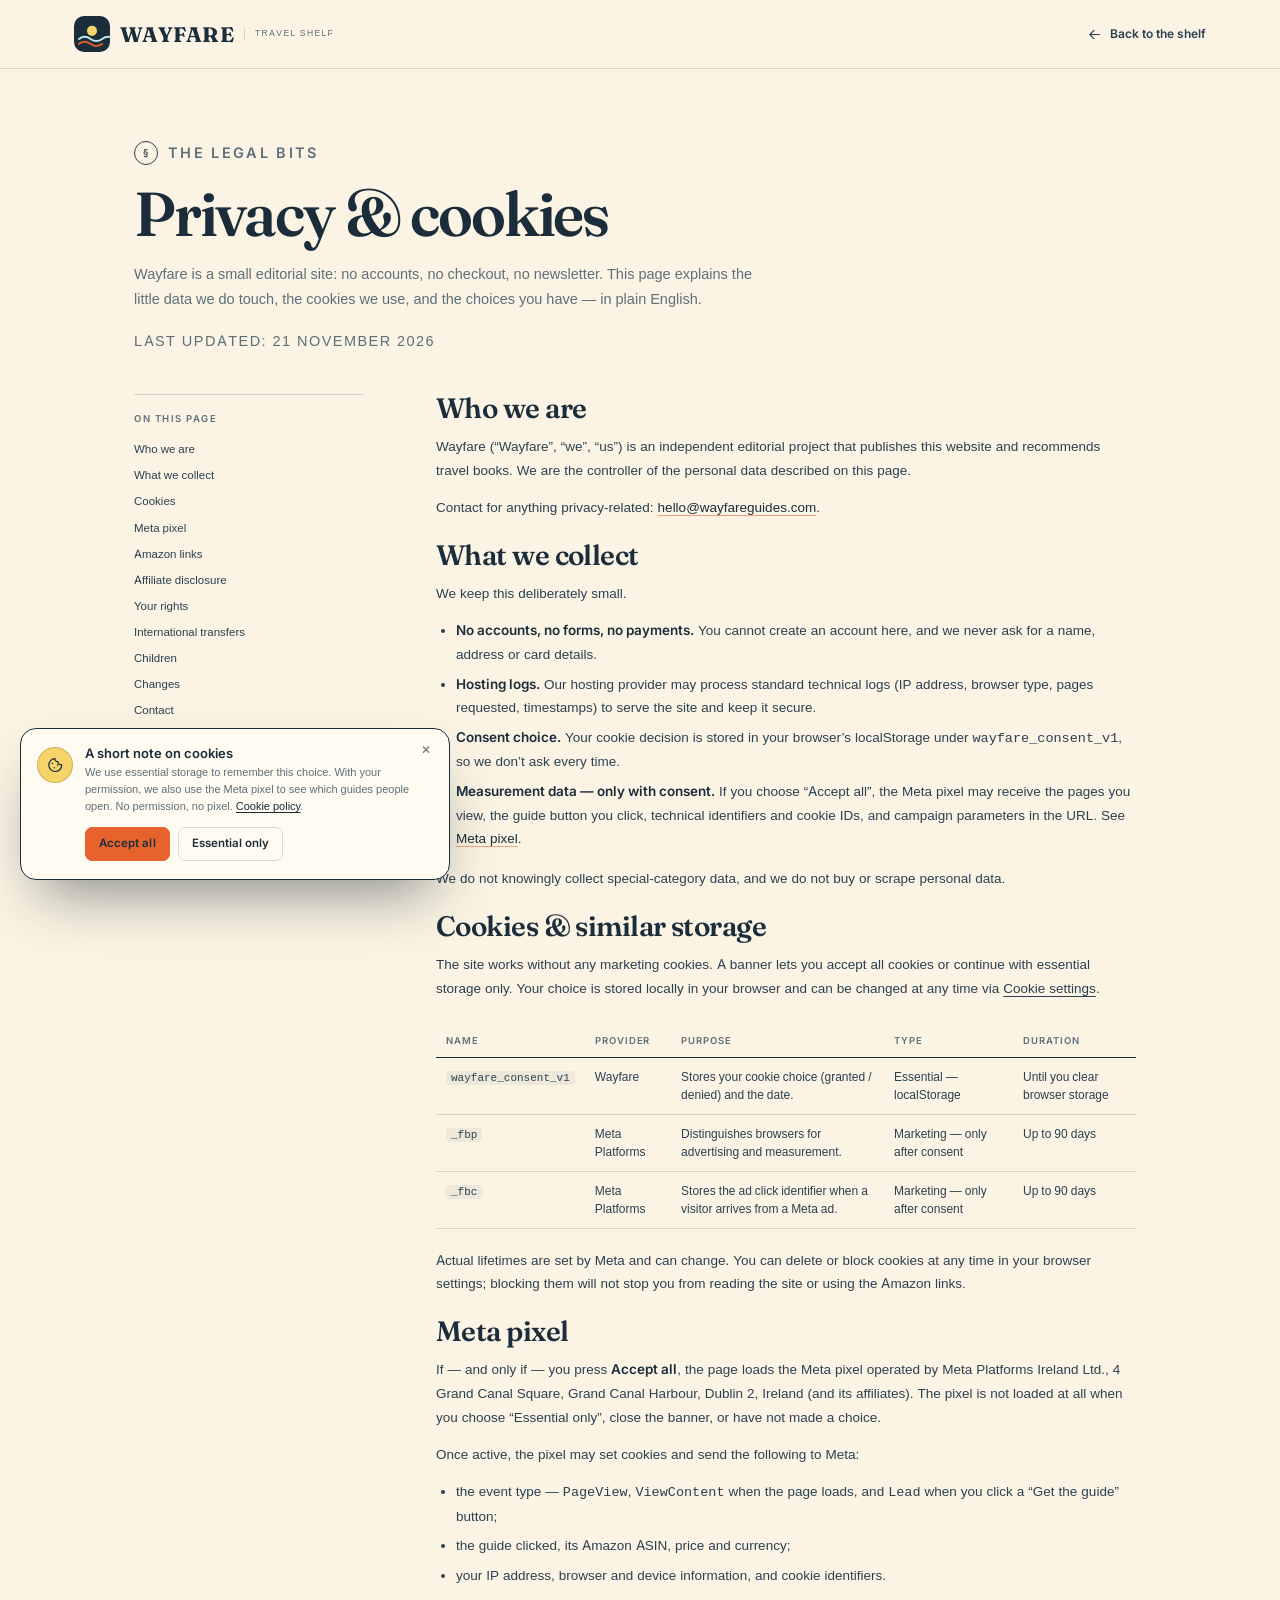
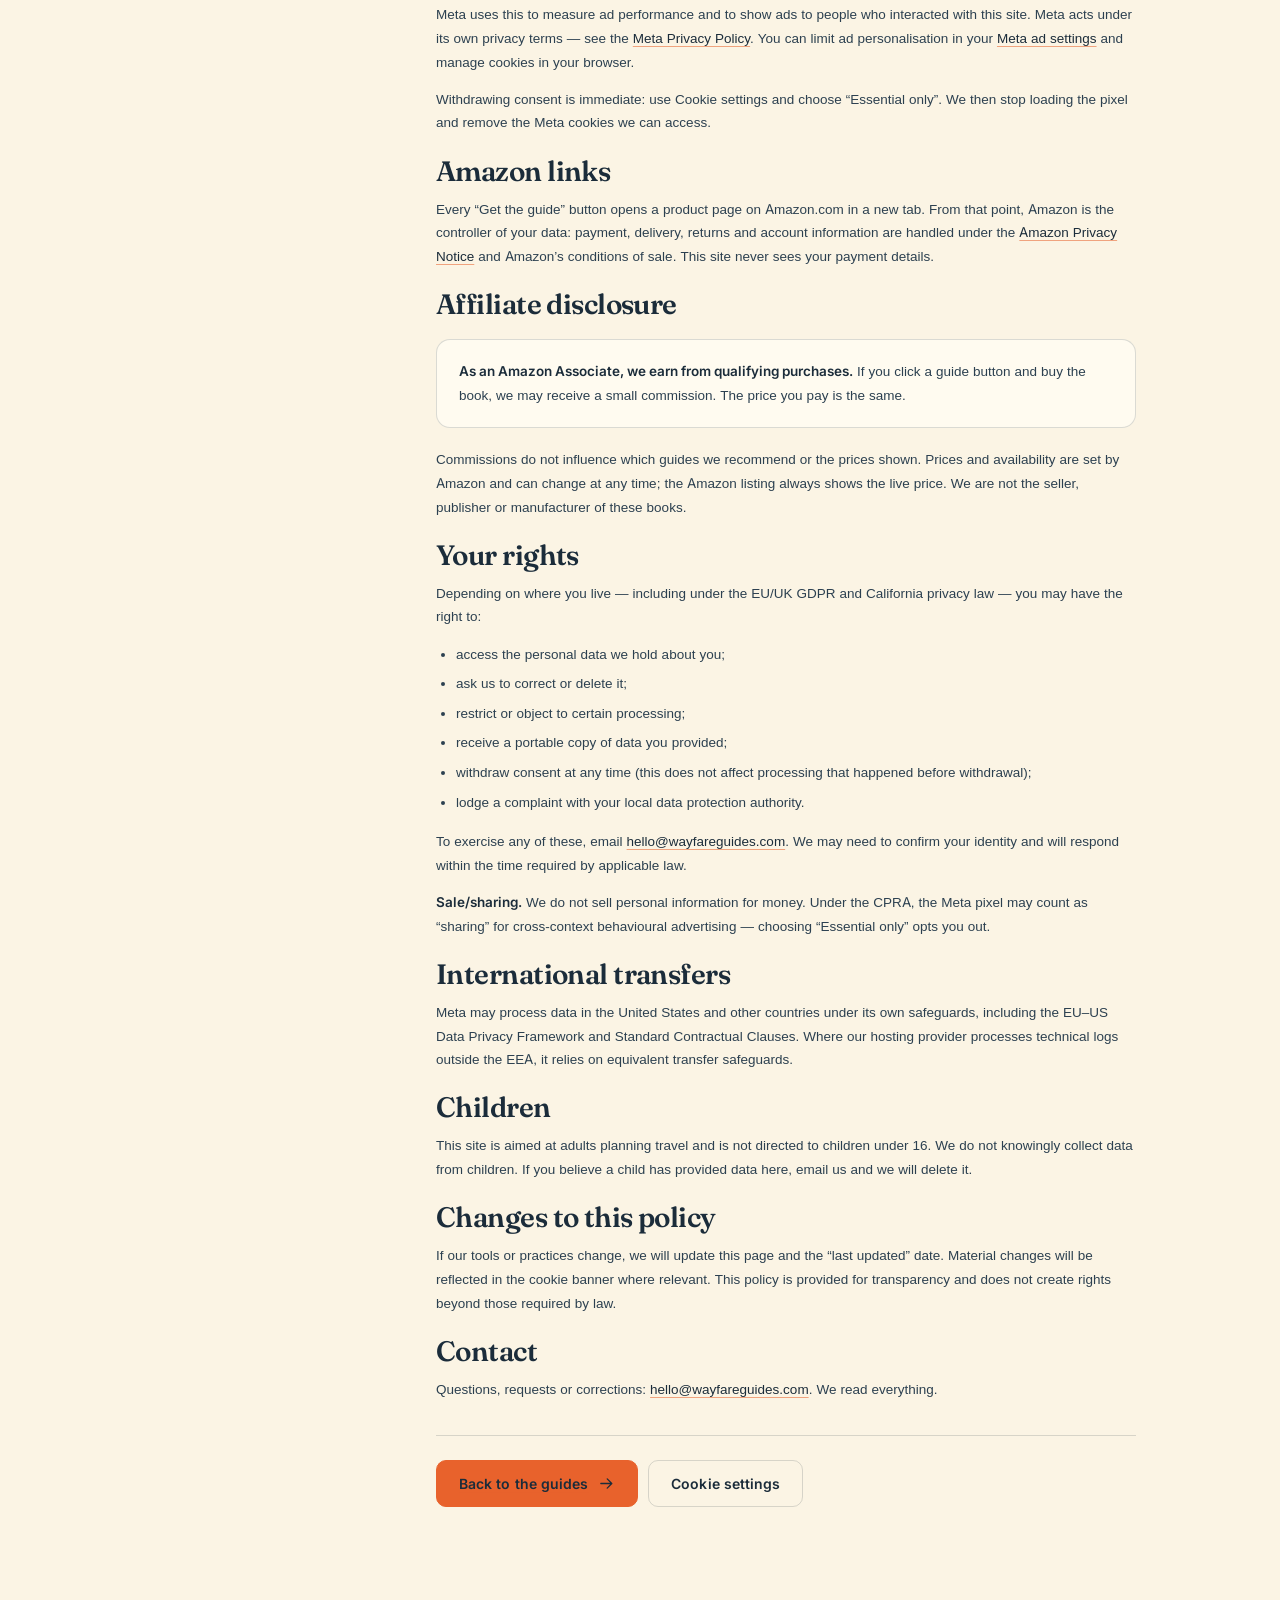
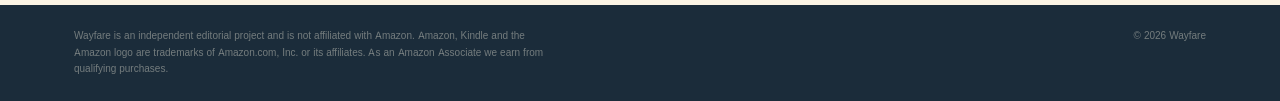
<file: privacy.html>
<!DOCTYPE html>
<html lang="en">
<head>
<meta charset="utf-8">
<meta name="viewport" content="width=device-width, initial-scale=1">
<title>Privacy &amp; cookies — Wayfare</title>
<meta name="description" content="How Wayfare handles data, cookies and the Meta pixel, plus our affiliate disclosure and your privacy rights.">
<meta name="robots" content="index,follow">
<meta name="theme-color" content="#1B2C3A">
<meta property="og:type" content="website">
<meta property="og:title" content="Privacy & cookies — Wayfare">
<meta property="og:description" content="How Wayfare handles data, cookies and the Meta pixel.">
<meta property="og:image" content="assets/og-cover.jpg">
<meta name="fb-pixel-id" content="1132671739368372">
<link rel="icon" href="assets/favicon.svg" type="image/svg+xml">
<link rel="stylesheet" href="assets/fonts/fonts.css">
<link rel="stylesheet" href="css/styles.css">
</head>
<body>
<a class="skip-link" href="#main">Skip to content</a>

<header class="legal-header">
  <div class="container legal-header__inner">
    <a class="logo" href="index.html" aria-label="Wayfare — home">
      <span class="logo__mark" aria-hidden="true">
        <svg viewBox="0 0 40 40"><rect width="40" height="40" rx="11" fill="#1B2C3A"/><circle cx="20" cy="16.5" r="5.6" fill="#F6D46A"/><path d="M5.5 25.5c4.3-3.2 8.6-3.2 12.9 0s8.6 3.2 12.9 0 8.6-3.2 12.9 0" fill="none" stroke="#BFE3EF" stroke-width="2.2" stroke-linecap="round"/><path d="M5.5 31c4.3-3.2 8.6-3.2 12.9 0s8.6 3.2 12.9 0" fill="none" stroke="#E8622C" stroke-width="2.2" stroke-linecap="round" opacity=".9"/></svg>
      </span>
      <span class="logo__text">WAYFARE</span>
      <span class="logo__sub">travel shelf</span>
    </a>
    <a class="legal-back" href="index.html"><svg class="ic" viewBox="0 0 24 24"><use href="#i-arrow"/></svg> Back to the shelf</a>
  </div>
</header>

<svg class="sprite" aria-hidden="true" focusable="false" xmlns="http://www.w3.org/2000/svg">
  <symbol id="i-arrow" viewBox="0 0 24 24"><path d="M4 12h15M13 5.5l6.5 6.5-6.5 6.5" fill="none" stroke="currentColor" stroke-width="1.8" stroke-linecap="round" stroke-linejoin="round"/></symbol>
  <symbol id="i-cookie" viewBox="0 0 24 24"><path d="M21 12.5a8.6 8.6 0 1 1-9-9 3.4 3.4 0 0 0 4 4 3.4 3.4 0 0 0 4 4 3.3 3.3 0 0 1 1 1z" fill="none" stroke="currentColor" stroke-width="1.6" stroke-linejoin="round"/><circle cx="8.5" cy="10" r="1" fill="currentColor"/><circle cx="11" cy="15.5" r="1" fill="currentColor"/><circle cx="15.5" cy="12" r="1" fill="currentColor"/></symbol>
</svg>

<main class="legal" id="main">
  <div class="legal__hero">
    <p class="kicker"><span>§</span> The legal bits</p>
    <h1>Privacy &amp; cookies</h1>
    <p>Wayfare is a small editorial site: no accounts, no checkout, no newsletter. This page explains the little data we do touch, the cookies we use, and the choices you have — in plain English.</p>
    <p class="legal__meta">Last updated: 21 November 2026</p>
  </div>

  <div class="legal__grid">
    <aside class="legal__toc" aria-label="On this page">
      <p>On this page</p>
      <a href="#who">Who we are</a>
      <a href="#data">What we collect</a>
      <a href="#cookies">Cookies</a>
      <a href="#pixel">Meta pixel</a>
      <a href="#amazon">Amazon links</a>
      <a href="#affiliate">Affiliate disclosure</a>
      <a href="#rights">Your rights</a>
      <a href="#transfers">International transfers</a>
      <a href="#children">Children</a>
      <a href="#changes">Changes</a>
      <a href="#contact">Contact</a>
    </aside>

    <article class="legal__body">

      <section id="who">
        <h2>Who we are</h2>
        <p>Wayfare (“Wayfare”, “we”, “us”) is an independent editorial project that publishes this website and recommends travel books. We are the controller of the personal data described on this page.</p>
        <p>Contact for anything privacy-related: <a href="mailto:hello@wayfareguides.com">hello@wayfareguides.com</a>.</p>
      </section>

      <section id="data">
        <h2>What we collect</h2>
        <p>We keep this deliberately small.</p>
        <ul>
          <li><strong>No accounts, no forms, no payments.</strong> You cannot create an account here, and we never ask for a name, address or card details.</li>
          <li><strong>Hosting logs.</strong> Our hosting provider may process standard technical logs (IP address, browser type, pages requested, timestamps) to serve the site and keep it secure.</li>
          <li><strong>Consent choice.</strong> Your cookie decision is stored in your browser’s localStorage under <code>wayfare_consent_v1</code>, so we don’t ask every time.</li>
          <li><strong>Measurement data — only with consent.</strong> If you choose “Accept all”, the Meta pixel may receive the pages you view, the guide button you click, technical identifiers and cookie IDs, and campaign parameters in the URL. See <a href="#pixel">Meta pixel</a>.</li>
        </ul>
        <p>We do not knowingly collect special-category data, and we do not buy or scrape personal data.</p>
      </section>

      <section id="cookies">
        <h2>Cookies &amp; similar storage</h2>
        <p>The site works without any marketing cookies. A banner lets you accept all cookies or continue with essential storage only. Your choice is stored locally in your browser and can be changed at any time via <button type="button" class="footer__cookie" data-cookie-settings style="display:inline;font-size:inherit;color:inherit;text-decoration:underline;text-underline-offset:3px">Cookie settings</button>.</p>

        <table class="legal__table">
          <thead>
            <tr><th>Name</th><th>Provider</th><th>Purpose</th><th>Type</th><th>Duration</th></tr>
          </thead>
          <tbody>
            <tr>
              <td><code>wayfare_consent_v1</code></td>
              <td>Wayfare</td>
              <td>Stores your cookie choice (granted / denied) and the date.</td>
              <td>Essential — localStorage</td>
              <td>Until you clear browser storage</td>
            </tr>
            <tr>
              <td><code>_fbp</code></td>
              <td>Meta Platforms</td>
              <td>Distinguishes browsers for advertising and measurement.</td>
              <td>Marketing — only after consent</td>
              <td>Up to 90 days</td>
            </tr>
            <tr>
              <td><code>_fbc</code></td>
              <td>Meta Platforms</td>
              <td>Stores the ad click identifier when a visitor arrives from a Meta ad.</td>
              <td>Marketing — only after consent</td>
              <td>Up to 90 days</td>
            </tr>
          </tbody>
        </table>
        <p>Actual lifetimes are set by Meta and can change. You can delete or block cookies at any time in your browser settings; blocking them will not stop you from reading the site or using the Amazon links.</p>
      </section>

      <section id="pixel">
        <h2>Meta pixel</h2>
        <p>If — and only if — you press <strong>Accept all</strong>, the page loads the Meta pixel operated by Meta Platforms Ireland Ltd., 4 Grand Canal Square, Grand Canal Harbour, Dublin 2, Ireland (and its affiliates). The pixel is not loaded at all when you choose “Essential only”, close the banner, or have not made a choice.</p>
        <p>Once active, the pixel may set cookies and send the following to Meta:</p>
        <ul>
          <li>the event type — <code>PageView</code>, <code>ViewContent</code> when the page loads, and <code>Lead</code> when you click a “Get the guide” button;</li>
          <li>the guide clicked, its Amazon ASIN, price and currency;</li>
          <li>your IP address, browser and device information, and cookie identifiers.</li>
        </ul>
        <p>Meta uses this to measure ad performance and to show ads to people who interacted with this site. Meta acts under its own privacy terms — see the <a href="https://www.facebook.com/privacy/policy/" target="_blank" rel="noopener">Meta Privacy Policy</a>. You can limit ad personalisation in your <a href="https://www.facebook.com/adpreferences/ad_settings" target="_blank" rel="noopener">Meta ad settings</a> and manage cookies in your browser.</p>
        <p>Withdrawing consent is immediate: use Cookie settings and choose “Essential only”. We then stop loading the pixel and remove the Meta cookies we can access.</p>
      </section>

      <section id="amazon">
        <h2>Amazon links</h2>
        <p>Every “Get the guide” button opens a product page on Amazon.com in a new tab. From that point, Amazon is the controller of your data: payment, delivery, returns and account information are handled under the <a href="https://www.amazon.com/gp/help/customer/display.html?nodeId=468496" target="_blank" rel="noopener">Amazon Privacy Notice</a> and Amazon’s conditions of sale. This site never sees your payment details.</p>
      </section>

      <section id="affiliate">
        <h2>Affiliate disclosure</h2>
        <div class="legal__card">
          <p><strong>As an Amazon Associate, we earn from qualifying purchases.</strong> If you click a guide button and buy the book, we may receive a small commission. The price you pay is the same.</p>
        </div>
        <p>Commissions do not influence which guides we recommend or the prices shown. Prices and availability are set by Amazon and can change at any time; the Amazon listing always shows the live price. We are not the seller, publisher or manufacturer of these books.</p>
      </section>

      <section id="rights">
        <h2>Your rights</h2>
        <p>Depending on where you live — including under the EU/UK GDPR and California privacy law — you may have the right to:</p>
        <ul>
          <li>access the personal data we hold about you;</li>
          <li>ask us to correct or delete it;</li>
          <li>restrict or object to certain processing;</li>
          <li>receive a portable copy of data you provided;</li>
          <li>withdraw consent at any time (this does not affect processing that happened before withdrawal);</li>
          <li>lodge a complaint with your local data protection authority.</li>
        </ul>
        <p>To exercise any of these, email <a href="mailto:hello@wayfareguides.com">hello@wayfareguides.com</a>. We may need to confirm your identity and will respond within the time required by applicable law.</p>
        <p><strong>Sale/sharing.</strong> We do not sell personal information for money. Under the CPRA, the Meta pixel may count as “sharing” for cross-context behavioural advertising — choosing “Essential only” opts you out.</p>
      </section>

      <section id="transfers">
        <h2>International transfers</h2>
        <p>Meta may process data in the United States and other countries under its own safeguards, including the EU–US Data Privacy Framework and Standard Contractual Clauses. Where our hosting provider processes technical logs outside the EEA, it relies on equivalent transfer safeguards.</p>
      </section>

      <section id="children">
        <h2>Children</h2>
        <p>This site is aimed at adults planning travel and is not directed to children under 16. We do not knowingly collect data from children. If you believe a child has provided data here, email us and we will delete it.</p>
      </section>

      <section id="changes">
        <h2>Changes to this policy</h2>
        <p>If our tools or practices change, we will update this page and the “last updated” date. Material changes will be reflected in the cookie banner where relevant. This policy is provided for transparency and does not create rights beyond those required by law.</p>
      </section>

      <section id="contact">
        <h2>Contact</h2>
        <p>Questions, requests or corrections: <a href="mailto:hello@wayfareguides.com">hello@wayfareguides.com</a>. We read everything.</p>
        <div class="legal__actions">
          <a class="btn btn--primary" href="index.html">Back to the guides <svg class="ic" viewBox="0 0 24 24"><use href="#i-arrow"/></svg></a>
          <button type="button" class="btn btn--ghost" data-cookie-settings>Cookie settings</button>
        </div>
      </section>

    </article>
  </div>
</main>

<footer class="footer">
  <div class="container footer__legal" style="border-top:0">
    <p>Wayfare is an independent editorial project and is not affiliated with Amazon. Amazon, Kindle and the Amazon logo are trademarks of Amazon.com, Inc. or its affiliates. As an Amazon Associate we earn from qualifying purchases.</p>
    <p class="footer__copy">© <span id="year">2026</span> Wayfare</p>
  </div>
</footer>

<script src="js/main.js" defer></script>

<aside class="cookie" id="cookieBanner" aria-labelledby="cookieTitle" aria-describedby="cookieText" hidden>
  <div class="cookie__icon" aria-hidden="true"><svg class="ic"><use href="#i-cookie"/></svg></div>
  <div class="cookie__body">
    <h2 id="cookieTitle">A short note on cookies</h2>
    <p id="cookieText">We use essential storage to remember this choice. With your permission, we also use the Meta pixel to see which guides people open. No permission, no pixel. <a href="privacy.html#cookies">Cookie policy</a>.</p>
    <div class="cookie__actions">
      <button type="button" class="btn btn--small btn--primary" id="cookieAccept">Accept all</button>
      <button type="button" class="btn btn--small btn--ghost" id="cookieReject">Essential only</button>
    </div>
  </div>
  <button type="button" class="cookie__close" id="cookieClose" aria-label="Close cookie banner">✕</button>
</aside>
</body>
</html>
</file>
<file: assets/fonts/fonts.css>
/* Self-hosted latin subsets — Fraunces (display) + Inter (UI) */
@font-face {
  font-family: "Fraunces";
  font-style: normal;
  font-weight: 500 700;
  font-display: swap;
  src: url("fraunces-normal-500700.woff2") format("woff2");
}
@font-face {
  font-family: "Fraunces";
  font-style: italic;
  font-weight: 500 600;
  font-display: swap;
  src: url("fraunces-italic-500600.woff2") format("woff2");
}
@font-face {
  font-family: "Inter";
  font-style: normal;
  font-weight: 400;
  font-display: swap;
  src: url("inter-normal-400.woff2") format("woff2");
}
@font-face {
  font-family: "Inter";
  font-style: normal;
  font-weight: 500;
  font-display: swap;
  src: url("inter-normal-500.woff2") format("woff2");
}
@font-face {
  font-family: "Inter";
  font-style: normal;
  font-weight: 600;
  font-display: swap;
  src: url("inter-normal-600.woff2") format("woff2");
}
</file>
<file: css/styles.css>
/* ============================================================
   WAYFARE — travel shelf
   Palette: paper / ink / sky / butter / orange / teal
   ============================================================ */

:root{
  --paper:#FBF4E4;
  --paper-2:#F4E9D2;
  --cream:#FFFBF0;
  --ink:#1B2C3A;
  --ink-2:#2C4050;
  --muted:#5F6F79;
  --orange:#E8622C;
  --orange-dark:#C94A1C;
  --sky:#CFEAF3;
  --sky-2:#BFE3EF;
  --sky-deep:#7EC4D8;
  --butter:#F6D46A;
  --teal:#2E7D7B;
  --line:rgba(27,44,58,.16);
  --line-soft:rgba(27,44,58,.09);
  --shadow-sm:0 2px 8px rgba(27,44,58,.06);
  --shadow-md:0 18px 40px -16px rgba(27,44,58,.28);
  --shadow-lg:0 40px 80px -30px rgba(27,44,58,.38);
  --radius:18px;
  --container:1180px;
  --font-sans:"Inter",-apple-system,BlinkMacSystemFont,"Segoe UI",Roboto,sans-serif;
  --font-serif:"Fraunces",Georgia,"Times New Roman",serif;
}

*,*::before,*::after{box-sizing:border-box}
html{-webkit-text-size-adjust:100%;scroll-behavior:smooth}
body{
  margin:0;
  background:var(--paper);
  color:var(--ink);
  font-family:var(--font-sans);
  font-size:16px;
  line-height:1.6;
  -webkit-font-smoothing:antialiased;
  overflow-x:hidden;
}
img,svg,video{max-width:100%}
img{height:auto;display:block}
a{color:inherit;text-decoration:none}
p{margin:0 0 1em}
h1,h2,h3,h4{margin:0;font-family:var(--font-serif);font-weight:600;line-height:1.04;letter-spacing:-.025em}
em{font-style:italic}
button{font:inherit;color:inherit;cursor:pointer}
::selection{background:var(--butter);color:var(--ink)}
:focus-visible{outline:2px solid var(--orange);outline-offset:3px;border-radius:4px}

.container{width:100%;max-width:var(--container);margin-inline:auto;padding-inline:24px}
.section{padding-block:clamp(56px,7.2vw,96px)}

.ic{width:1em;height:1em;display:inline-block;vertical-align:-.14em;flex:none}
.sprite{position:absolute;width:0;height:0;overflow:hidden}
.skip-link{
  position:absolute;left:16px;top:-60px;z-index:200;
  background:var(--ink);color:var(--cream);padding:10px 16px;border-radius:8px;
  font-size:13px;font-weight:600;transition:top .2s ease;
}
.skip-link:focus{top:12px}

/* ---------- buttons ---------- */
.btn{
  display:inline-flex;align-items:center;justify-content:center;gap:10px;
  padding:14px 22px;border-radius:10px;border:1.5px solid transparent;
  font-size:14px;font-weight:600;letter-spacing:.005em;line-height:1.2;
  transition:transform .18s ease,background-color .18s ease,color .18s ease,border-color .18s ease,box-shadow .18s ease;
  text-align:center;
}
.btn .ic{width:17px;height:17px;transition:transform .18s ease}
.btn:hover .ic{transform:translateX(3px)}
.btn--primary{background:var(--orange);color:var(--ink);border-color:var(--orange)}
.btn--primary:hover{background:var(--butter);border-color:var(--butter);transform:translateY(-2px);box-shadow:0 10px 24px -12px rgba(27,44,58,.5)}
.btn--ink{background:var(--ink);color:var(--cream);border-color:var(--ink)}
.btn--ink:hover{background:var(--orange);border-color:var(--orange);color:var(--ink);transform:translateY(-2px)}
.btn--ghost{background:transparent;border-color:var(--line);color:var(--ink)}
.btn--ghost:hover{border-color:var(--ink);background:rgba(27,44,58,.04)}
.btn--small{padding:10px 16px;font-size:13px;border-radius:8px}
.btn--lg{padding:17px 28px;font-size:15px}
.btn--block{width:100%}
.btn--buy{background:var(--ink);color:var(--cream);border-color:var(--ink);width:100%;position:relative}
.btn--buy:hover{background:var(--orange);border-color:var(--orange);color:var(--ink);transform:translateY(-2px);box-shadow:0 12px 26px -14px rgba(27,44,58,.55)}

.link-arrow{
  display:inline-flex;align-items:center;gap:9px;
  font-size:13px;font-weight:600;letter-spacing:.01em;
  border-bottom:1.5px solid var(--ink);padding-bottom:4px;
  transition:color .18s ease,border-color .18s ease;
}
.link-arrow .ic{width:15px;height:15px;transition:transform .18s ease}
.link-arrow:hover{color:var(--orange);border-color:var(--orange)}
.link-arrow:hover .ic{transform:translateX(3px)}

/* ---------- announcement + header ---------- */
.announce{background:var(--ink);color:var(--paper)}
.announce__inner{
  display:flex;align-items:center;justify-content:center;gap:18px;
  min-height:38px;font-size:11px;letter-spacing:.1em;text-transform:uppercase;font-weight:500;
  flex-wrap:wrap;padding-block:8px;
}
.announce__item{display:inline-flex;align-items:center;gap:7px;opacity:.92}
.announce__item .ic{width:13px;height:13px;opacity:.85}
.announce__dot{width:3px;height:3px;border-radius:50%;background:var(--orange)}

.site-header{
  position:sticky;top:0;z-index:60;
  background:rgba(251,244,228,.86);
  backdrop-filter:blur(14px) saturate(1.2);
  -webkit-backdrop-filter:blur(14px) saturate(1.2);
  border-bottom:1px solid var(--line-soft);
  transition:box-shadow .25s ease,background-color .25s ease;
}
.site-header.is-scrolled{box-shadow:0 10px 30px -18px rgba(27,44,58,.3);background:rgba(251,244,228,.95)}
.header__inner{display:flex;align-items:center;gap:28px;min-height:72px}
.logo{display:inline-flex;align-items:center;gap:10px;flex:none}
.logo__mark{width:36px;height:36px;display:block;flex:none}
.logo__mark svg{display:block;width:100%;height:100%}
.logo__text{font-family:var(--font-serif);font-size:21px;font-weight:700;letter-spacing:.02em;line-height:1}
.logo__sub{
  font-size:8.5px;letter-spacing:.16em;text-transform:uppercase;color:var(--muted);
  border-left:1px solid var(--line);padding-left:10px;line-height:1.3;white-space:nowrap;
}
.nav{display:flex;align-items:center;gap:26px;margin-left:auto}
.nav a{font-size:13px;font-weight:500;color:var(--ink-2);position:relative;padding-block:4px}
.nav a::after{
  content:"";position:absolute;left:0;right:100%;bottom:0;height:1.5px;background:var(--orange);
  transition:right .2s ease;
}
.nav a:hover::after{right:0}
.header__cta{margin-left:4px}

/* ---------- hero ---------- */
.hero{position:relative;padding-block:clamp(40px,5vw,64px) clamp(56px,7vw,88px);overflow:hidden}
.hero__glow{
  position:absolute;inset:-30% -10% auto 40%;height:900px;pointer-events:none;
  background:radial-gradient(50% 50% at 50% 50%,rgba(207,234,243,.9) 0%,rgba(251,244,228,0) 70%);
  z-index:0;
}
.hero__grid{position:relative;z-index:1;display:grid;grid-template-columns:1.02fr .98fr;gap:clamp(32px,5vw,72px);align-items:center}
.hero__copy{max-width:600px}
.eyebrow{
  display:inline-flex;align-items:center;gap:9px;
  font-size:11px;font-weight:600;letter-spacing:.18em;text-transform:uppercase;
  color:var(--ink-2);margin-bottom:22px;
}
.eyebrow__dot{width:7px;height:7px;border-radius:50%;background:var(--orange);box-shadow:0 0 0 4px rgba(232,98,44,.14)}
.hero h1{
  font-size:clamp(46px,5.9vw,84px);
  font-weight:600;letter-spacing:-.035em;line-height:.98;
  margin-bottom:24px;
}
.hero h1 em{
  color:var(--orange);white-space:nowrap;
  background-image:linear-gradient(var(--butter),var(--butter));
  background-repeat:no-repeat;background-size:100% .16em;background-position:0 92%;
}
.hero__lede{font-size:clamp(16px,1.35vw,18px);line-height:1.65;color:var(--ink-2);max-width:52ch;margin-bottom:30px}
.hero__actions{display:flex;flex-wrap:wrap;gap:12px;margin-bottom:38px}
.hero__proof{
  display:flex;gap:clamp(18px,3vw,40px);list-style:none;margin:0;padding:22px 0 0;
  border-top:1px solid var(--line);
}
.hero__proof li{display:flex;flex-direction:column;gap:1px}
.hero__proof b{font-family:var(--font-serif);font-size:26px;font-weight:600;letter-spacing:-.02em;line-height:1}
.hero__proof span{font-size:11px;letter-spacing:.06em;text-transform:uppercase;color:var(--muted)}

.hero__art{position:relative;display:flex;flex-direction:column;align-items:center;justify-self:end;width:100%;max-width:540px}
.postcard{
  position:relative;width:100%;aspect-ratio:10/11;max-height:620px;
  background:linear-gradient(170deg,#D9EFF6 0%,var(--sky-2) 55%,#A6D5E4 100%);
  border:1px solid rgba(27,44,58,.18);
  border-radius:26px;overflow:hidden;
  box-shadow:var(--shadow-lg);
  isolation:isolate;
}
.postcard__sky{position:absolute;inset:0;overflow:hidden}
.postcard__sun{
  position:absolute;top:8%;right:13%;width:22%;aspect-ratio:1;border-radius:50%;
  background:var(--butter);box-shadow:0 0 0 1px rgba(27,44,58,.08),0 18px 40px -8px rgba(246,212,106,.5);
}
.postcard__cloud{
  position:absolute;height:16px;border-radius:99px;background:rgba(255,251,240,.92);
  filter:blur(.2px);
  box-shadow:0 12px 24px -14px rgba(27,44,58,.3);
}
.postcard__cloud::before,.postcard__cloud::after{
  content:"";position:absolute;background:inherit;border-radius:50%;
}
.postcard__cloud::before{width:34px;height:34px;left:16px;bottom:1px}
.postcard__cloud::after{width:24px;height:24px;right:18px;bottom:2px}
.postcard__cloud--a{width:110px;top:20%;left:12%}
.postcard__cloud--b{width:78px;top:33%;right:8%;transform:scale(.85);opacity:.8}
.postcard__cloud--c{width:90px;top:11%;left:44%;transform:scale(.7);opacity:.65}
.postcard__contours{position:absolute;inset:auto 0 0 0;width:100%;height:52%}
.coverfan{position:absolute;inset:0;z-index:3}
.coverfan__item{
  position:absolute;width:auto;object-fit:cover;
  border-radius:5px;
  box-shadow:0 26px 40px -18px rgba(15,34,44,.55),0 2px 0 rgba(255,255,255,.35) inset;
  border:1px solid rgba(255,255,255,.45);
  transition:transform .45s cubic-bezier(.2,.7,.2,1);
  will-change:transform;
}
.coverfan__item--center{height:62%;left:50%;bottom:6%;transform:translateX(-50%) rotate(-2deg);z-index:4}
.coverfan__item--left{height:55%;left:-7%;bottom:11%;transform:rotate(-12deg);z-index:2}
.coverfan__item--right{height:58%;right:-6%;bottom:7%;transform:rotate(10deg);z-index:1}
.postcard:hover .coverfan__item--left{transform:translate(-3%,-2%) rotate(-15deg)}
.postcard:hover .coverfan__item--center{transform:translateX(-50%) translateY(-2.5%) rotate(0deg) scale(1.015)}
.postcard:hover .coverfan__item--right{transform:translate(3%,-2%) rotate(13deg)}

.stamp{
  position:absolute;right:3.5%;bottom:3%;width:19%;aspect-ratio:1;z-index:6;color:var(--ink);
  background:rgba(255,251,240,.72);
  border-radius:50%;
  padding:4px;
  backdrop-filter:blur(2px);
  animation:spin 46s linear infinite;
}
.stamp svg{display:block;width:100%;height:100%;overflow:visible}
.stamp text{
  font-family:var(--font-sans);font-size:10.2px;font-weight:600;letter-spacing:.14em;
  fill:currentColor;text-transform:uppercase;
}
.ticket{
  position:absolute;top:4%;left:4%;z-index:6;
  background:var(--cream);color:var(--ink);
  border:1px solid rgba(27,44,58,.25);
  border-radius:8px;
  padding:9px 12px 8px;
  display:flex;flex-direction:column;align-items:flex-start;gap:1px;
  transform:rotate(-4deg);
  box-shadow:0 8px 18px -10px rgba(27,44,58,.4);
}
.ticket::before,.ticket::after{
  content:"";position:absolute;top:50%;width:8px;height:8px;border-radius:50%;
  background:var(--sky-2);transform:translateY(-50%);
  border:1px solid rgba(27,44,58,.18);
}
.ticket::before{left:-5px}
.ticket::after{right:-5px}
.ticket__small{font-size:7.5px;letter-spacing:.16em;font-weight:600;color:var(--muted)}
.ticket__big{font-family:var(--font-serif);font-size:19px;font-weight:700;letter-spacing:.03em;line-height:1.1}
.postcard__route{position:absolute;left:3%;bottom:12%;width:40%;height:auto;z-index:5;opacity:.95}
.hero__note{margin:16px 0 0;align-self:flex-end;font-size:12px;letter-spacing:.02em;color:var(--muted);font-style:italic}
.hero__note span{color:var(--orange);font-style:normal;margin-right:4px}
@keyframes spin{to{transform:rotate(360deg)}}

/* ---------- ticker ---------- */
.ticker{
  border-block:1px solid var(--ink);
  background:var(--butter);
  overflow:hidden;
  padding-block:12px;
  position:relative;
}
.ticker__track{
  display:flex;align-items:center;gap:26px;width:max-content;
  animation:ticker 42s linear infinite;
  font-family:var(--font-serif);font-size:15px;font-weight:600;letter-spacing:.02em;
  text-transform:uppercase;white-space:nowrap;
}
.ticker__track i{font-style:normal;font-size:11px;color:var(--orange);transform:translateY(-1px)}
@keyframes ticker{from{transform:translateX(0)}to{transform:translateX(-50%)}}

/* ---------- section heads ---------- */
.kicker{
  display:flex;align-items:center;gap:10px;
  font-size:11px;font-weight:600;letter-spacing:.16em;text-transform:uppercase;
  color:var(--muted);margin-bottom:16px;
}
.kicker span{
  display:inline-grid;place-items:center;min-width:24px;height:24px;padding-inline:5px;
  border:1px solid currentColor;border-radius:50%;
  font-size:9.5px;letter-spacing:.06em;color:var(--ink-2);
}
.kicker--light{color:rgba(251,244,228,.62)}
.kicker--light span{color:rgba(251,244,228,.85);border-color:rgba(251,244,228,.4)}
.section-head{margin-bottom:clamp(34px,4vw,52px)}
.section-head h2{font-size:clamp(34px,4.4vw,56px);max-width:20ch;letter-spacing:-.03em}
.section-head h2 em{color:var(--orange)}
.section-head--row{display:flex;align-items:flex-end;justify-content:space-between;gap:40px}
.section-head--row h2{max-width:16ch}
.section-head__note{max-width:330px;font-size:13px;line-height:1.65;color:var(--muted);margin:0 0 4px;flex:none}

/* ---------- manifesto ---------- */
.manifesto{padding-top:clamp(48px,6vw,80px)}
.manifesto__grid{display:grid;grid-template-columns:1.4fr .75fr;gap:clamp(32px,6vw,84px);align-items:start}
.manifesto__copy{max-width:640px}
.manifesto__copy .lede{font-family:var(--font-serif);font-size:clamp(20px,2vw,25px);line-height:1.4;letter-spacing:-.015em;color:var(--ink);margin-bottom:20px}
.manifesto__copy p:not(.lede){font-size:14.5px;line-height:1.75;color:var(--muted)}
.manifesto__copy .link-arrow{margin-top:10px}
.shelf-card{
  background:var(--cream);border:1px solid var(--line);border-radius:var(--radius);
  padding:26px 26px 22px;box-shadow:var(--shadow-sm);position:relative;
}
.shelf-card::after{
  content:"";position:absolute;inset:10px -7px -7px 10px;border:1px solid var(--line-soft);
  border-radius:var(--radius);z-index:-1;
}
.shelf-card__label{font-size:10px;letter-spacing:.16em;text-transform:uppercase;color:var(--muted);margin-bottom:14px}
.shelf-card__list{margin:0;display:grid;gap:0}
.shelf-card__list div{display:flex;align-items:baseline;justify-content:space-between;gap:16px;padding-block:10px;border-bottom:1px dashed var(--line)}
.shelf-card__list div:last-child{border-bottom:0}
.shelf-card__list dt{font-size:12.5px;color:var(--muted)}
.shelf-card__list dd{margin:0;font-family:var(--font-serif);font-size:22px;font-weight:600;letter-spacing:-.02em}
.shelf-card__note{font-size:10.5px;line-height:1.5;color:var(--muted);margin:14px 0 0;padding-top:12px;border-top:1px solid var(--line-soft)}

/* ---------- books ---------- */
.books{display:grid;grid-template-columns:repeat(3,1fr);gap:22px;align-items:stretch}
.book{
  display:flex;flex-direction:column;background:var(--cream);
  border:1px solid var(--line);border-radius:20px;overflow:hidden;
  box-shadow:var(--shadow-sm);
  transition:transform .25s ease,box-shadow .25s ease;
}
.book:hover{transform:translateY(-5px);box-shadow:var(--shadow-md)}
.book__stage{
  position:relative;height:346px;display:flex;align-items:flex-end;justify-content:center;
  padding:26px 22px 0;overflow:hidden;border-bottom:1px solid var(--line);
}
.book--usa .book__stage{background:var(--sky)}
.book--world .book__stage{background:var(--butter)}
.book--slow .book__stage{background:#F3C0A3}
.book__stage::before{
  content:"";position:absolute;inset:0;pointer-events:none;
  background-image:radial-gradient(rgba(27,44,58,.16) 1px,transparent 1px);
  background-size:16px 16px;opacity:.5;
  mask-image:linear-gradient(180deg,rgba(0,0,0,.65),transparent 75%);
  -webkit-mask-image:linear-gradient(180deg,rgba(0,0,0,.65),transparent 75%);
}
.book--world .book__stage::before{background-image:radial-gradient(rgba(27,44,58,.22) 1.4px,transparent 1.4px);background-size:22px 22px}
.book__stage::after{
  content:"";position:absolute;width:230px;height:230px;border-radius:50%;
  right:-70px;top:-60px;background:rgba(255,251,240,.42);
}
.book__cover-wrap{position:relative;z-index:2;height:300px;transition:transform .3s ease}
.book:hover .book__cover-wrap{transform:translateY(-6px) rotate(-1deg)}
.book__cover{height:100%;width:auto;border-radius:4px;box-shadow:0 22px 34px -16px rgba(17,38,49,.55),0 0 0 1px rgba(255,255,255,.5)}
.book__index{
  position:absolute;top:16px;left:18px;z-index:3;
  font-size:9.5px;font-weight:600;letter-spacing:.16em;color:var(--ink);opacity:.7;
}
.book__badge{
  position:absolute;top:14px;right:14px;z-index:3;
  background:var(--cream);color:var(--ink);border:1px solid rgba(27,44,58,.2);
  padding:5px 9px;border-radius:99px;font-size:9.5px;font-weight:600;letter-spacing:.06em;text-transform:uppercase;
  box-shadow:0 4px 10px -6px rgba(27,44,58,.35);
}
.book__badge--dark{background:var(--ink);color:var(--cream);border-color:var(--ink)}
.book__badge--teal{background:var(--teal);color:var(--cream);border-color:var(--teal)}
.book__pages{
  position:absolute;bottom:12px;right:16px;z-index:3;
  font-size:9.5px;letter-spacing:.08em;text-transform:uppercase;color:rgba(27,44,58,.62);
}
.book__body{padding:22px 22px 24px;display:flex;flex-direction:column;flex:1}
.book__meta{display:flex;align-items:center;gap:10px;font-size:11px;color:var(--muted);margin-bottom:12px;flex-wrap:wrap}
.book__rating{display:inline-flex;align-items:center;gap:4px;color:var(--ink);font-weight:600;font-size:11.5px}
.book__rating .ic{width:12px;height:12px;color:var(--orange)}
.book__meta > span + span::before{content:"·";margin-right:8px;color:var(--line)}
.book__kind{margin-left:auto;font-size:9px;letter-spacing:.1em;text-transform:uppercase;border:1px solid var(--line);padding:2px 6px;border-radius:4px;color:var(--ink-2)}
.book__title{font-size:23px;line-height:1.1;letter-spacing:-.025em;margin-bottom:5px}
.book__by{font-size:12px;color:var(--muted);margin:0 0 14px}
.book__desc{font-size:13px;line-height:1.62;color:var(--ink-2);margin-bottom:16px}
.checks{list-style:none;margin:0 0 20px;padding:0;display:grid;gap:7px}
.checks li{display:flex;gap:8px;font-size:12px;line-height:1.45;color:var(--muted)}
.checks .ic{width:13px;height:13px;color:var(--teal);margin-top:2px}
.book__buy{margin-top:auto;padding-top:16px;border-top:1px dashed var(--line)}
.book__price{display:flex;align-items:baseline;gap:8px;flex-wrap:wrap;margin-bottom:12px}
.book__now{font-family:var(--font-serif);font-size:30px;font-weight:600;letter-spacing:-.03em;line-height:1}
.book__fmt{font-size:10.5px;letter-spacing:.04em;text-transform:uppercase;color:var(--muted)}
.book__print{font-size:10.5px;color:var(--muted);margin-left:auto}
.micro{font-size:10px;line-height:1.45;color:var(--muted);text-align:center;margin:10px 0 0}
.books__note{
  display:flex;align-items:flex-start;gap:8px;justify-content:center;
  margin:26px auto 0;max-width:640px;font-size:11px;line-height:1.55;color:var(--muted);text-align:center;
}
.books__note .ic{width:13px;height:13px;margin-top:2px}

/* ---------- proof ---------- */
.proof{background:var(--ink);color:var(--paper);padding-block:clamp(56px,7vw,92px);position:relative;overflow:hidden}
.proof::before{
  content:"";position:absolute;right:-140px;top:-180px;width:520px;height:520px;border-radius:50%;
  background:radial-gradient(circle,rgba(246,212,106,.16),transparent 65%);
}
.proof__inner{position:relative;display:grid;grid-template-columns:.95fr 1.05fr;gap:clamp(36px,6vw,80px);align-items:start}
.proof blockquote{
  margin:0 0 14px;font-family:var(--font-serif);font-size:clamp(26px,3vw,38px);
  line-height:1.18;letter-spacing:-.025em;font-weight:500;max-width:16ch;
}
.proof blockquote em{color:var(--butter)}
.proof__attr{font-size:11px;letter-spacing:.1em;text-transform:uppercase;color:rgba(251,244,228,.5)}
.proof__cols{display:grid;gap:22px}
.proof__cols article{border-top:1px solid rgba(251,244,228,.18);padding-top:16px}
.proof__num{font-size:9.5px;letter-spacing:.14em;color:var(--orange);font-weight:600}
.proof__cols h3{font-family:var(--font-sans);font-size:15px;font-weight:600;letter-spacing:0;margin:6px 0 5px}
.proof__cols p{font-size:12.5px;line-height:1.65;color:rgba(251,244,228,.66);margin:0}

/* ---------- how ---------- */
.how{padding-top:clamp(56px,7vw,90px)}
.steps{display:grid;grid-template-columns:repeat(3,1fr);gap:24px;list-style:none;margin:0;padding:0;counter-reset:steps}
.steps li{display:flex;gap:16px;padding-top:20px;border-top:1px solid var(--line);position:relative}
.steps__num{
  flex:none;width:38px;height:38px;border-radius:50%;
  border:1px solid var(--ink);display:grid;place-items:center;
  font-family:var(--font-serif);font-size:17px;font-weight:600;
  background:var(--butter);
}
.steps h3{font-family:var(--font-sans);font-size:15px;font-weight:600;letter-spacing:0;margin:7px 0 6px}
.steps p{font-size:12.5px;line-height:1.65;color:var(--muted);margin:0;max-width:32ch}

/* ---------- locations ---------- */
.locations{background:linear-gradient(180deg,var(--paper) 0%,#F2E8D2 100%);border-top:1px solid var(--line-soft)}
.spots{display:grid;grid-template-columns:repeat(3,1fr);gap:18px}
.spot{
  position:relative;min-height:300px;padding:22px 22px 20px;border-radius:18px;
  border:1px solid rgba(27,44,58,.2);overflow:hidden;
  display:flex;flex-direction:column;
  transition:transform .25s ease,box-shadow .25s ease;
}
.spot:hover{transform:translateY(-4px);box-shadow:var(--shadow-md)}
.spot--sky{background:var(--sky)}
.spot--butter{background:var(--butter)}
.spot--teal{background:var(--teal);color:var(--cream);border-color:rgba(255,255,255,.2)}
.spot--peach{background:#F5C3AC}
.spot--sage{background:#DCE5C8}
.spot--sand{background:#EBD9BC}
.spot__top{display:flex;align-items:center;justify-content:space-between;font-size:9.5px;letter-spacing:.14em;text-transform:uppercase;opacity:.7;margin-bottom:auto}
.spot__country{font-weight:600}
.spot h3{font-size:clamp(28px,2.6vw,34px);letter-spacing:-.03em;line-height:1;margin:26px 0 10px;max-width:80%}
.spot__hook{font-family:var(--font-serif);font-style:italic;font-size:16px;line-height:1.35;letter-spacing:-.01em;margin:0 0 20px;max-width:90%;position:relative;z-index:2}
.spot__meta{display:grid;grid-template-columns:1fr;gap:5px;font-size:10.5px;line-height:1.4;opacity:.82;position:relative;z-index:2;margin-top:auto}
.spot__meta b{display:block;font-size:8.5px;letter-spacing:.12em;text-transform:uppercase;font-weight:600;opacity:.7;margin-bottom:1px}
.spot__icon{position:absolute;right:-12px;bottom:-6px;width:150px;height:100px;opacity:.4;z-index:1}
.spot--teal .spot__icon{opacity:.55}
.locations__note{
  display:flex;align-items:flex-start;gap:9px;margin:24px 0 0;
  font-size:11px;line-height:1.6;color:var(--muted);max-width:720px;
}
.locations__note .ic{width:14px;height:14px;margin-top:2px;color:var(--ink)}

/* ---------- teasers ---------- */
.teasers{background:#14232F;color:var(--paper);overflow:hidden;position:relative}
.teasers::before{
  content:"";position:absolute;left:50%;top:-30%;width:900px;height:700px;transform:translateX(-50%);
  background:radial-gradient(ellipse at center,rgba(126,196,216,.18),transparent 65%);
  pointer-events:none;
}
.teasers__head{display:flex;align-items:flex-end;justify-content:space-between;gap:40px;margin-bottom:44px;position:relative}
.teasers__head h2{font-size:clamp(34px,4.4vw,54px);max-width:14ch}
.teasers__head h2 em{color:var(--butter)}
.teasers__head > p{max-width:340px;font-size:12.5px;line-height:1.7;color:rgba(251,244,228,.6);margin:0 0 4px}
.phones{display:grid;grid-template-columns:repeat(3,1fr);gap:clamp(20px,3vw,44px);justify-items:center;position:relative}
.phone{margin:0;display:flex;flex-direction:column;align-items:center;gap:14px;width:100%;max-width:300px}
.phone__frame{
  position:relative;width:100%;aspect-ratio:9/16;border-radius:34px;padding:7px;
  background:#0A1218;border:1px solid rgba(255,251,240,.16);
  box-shadow:0 40px 80px -30px rgba(0,0,0,.8),0 0 0 1px rgba(255,255,255,.04) inset;
}
.phone__notch{
  position:absolute;top:7px;left:50%;transform:translateX(-50%);z-index:3;
  width:34%;height:18px;background:#0A1218;border-radius:0 0 12px 12px;
}
.phone__video{
  width:100%;height:100%;object-fit:cover;border-radius:28px;background:#0F1D27;display:block;
}
.phone figcaption{display:flex;align-items:center;gap:9px;font-size:12px;letter-spacing:.02em;color:rgba(251,244,228,.82)}
.phone figcaption b{display:inline-grid;place-items:center;width:20px;height:20px;border-radius:50%;border:1px solid rgba(251,244,228,.35);font-size:9px;font-weight:600;color:var(--butter)}
.phone figcaption span{font-size:10px;letter-spacing:.1em;text-transform:uppercase;color:rgba(251,244,228,.45);margin-left:2px}
.teasers__note{text-align:center;font-size:11px;color:rgba(251,244,228,.45);margin:34px auto 0;max-width:620px}

/* ---------- faq ---------- */
.faq__grid{display:grid;grid-template-columns:.72fr 1.28fr;gap:clamp(32px,6vw,80px);align-items:start}
.faq__intro h2{font-size:clamp(34px,4vw,48px);margin-bottom:16px}
.faq__intro p{font-size:13px;line-height:1.7;color:var(--muted);max-width:30ch;margin-bottom:22px}
.faq__list{border-top:1px solid var(--line)}
.faq details{border-bottom:1px solid var(--line)}
.faq summary{
  display:flex;align-items:center;justify-content:space-between;gap:20px;
  padding:18px 2px;cursor:pointer;list-style:none;
  font-size:15px;font-weight:500;letter-spacing:-.01em;
}
.faq summary::-webkit-details-marker{display:none}
.faq summary:hover{color:var(--orange)}
.faq__icon{width:16px;height:16px;color:var(--muted);transition:transform .22s ease,color .22s ease}
.faq details[open] .faq__icon{transform:rotate(45deg);color:var(--orange)}
.faq details p{padding:0 34px 20px 2px;font-size:13px;line-height:1.7;color:var(--muted);margin:0;max-width:62ch}
.faq details p strong{color:var(--ink);font-weight:600}

/* ---------- final ---------- */
.final{position:relative;background:var(--butter);border-top:1px solid rgba(27,44,58,.2);overflow:hidden}
.final__inner{position:relative;z-index:2;padding-block:clamp(64px,8vw,104px);max-width:760px}
.final .kicker{color:rgba(27,44,58,.62)}
.final .kicker span{color:var(--ink);border-color:rgba(27,44,58,.4)}
.final h2{font-size:clamp(38px,5.6vw,70px);letter-spacing:-.035em;margin-bottom:14px}
.final h2 em{color:var(--orange-dark)}
.final__sub{font-size:14px;color:rgba(27,44,58,.72);margin-bottom:28px}
.final__actions{display:flex;align-items:center;gap:20px;flex-wrap:wrap}
.final__meta{display:inline-flex;align-items:center;gap:7px;font-size:11px;letter-spacing:.06em;text-transform:uppercase;color:rgba(27,44,58,.65)}
.final__meta .ic{width:14px;height:14px}
.final__art{position:absolute;inset:0;pointer-events:none;z-index:1}
.final__sun{
  position:absolute;right:6%;top:16%;width:min(30vw,340px);aspect-ratio:1;border-radius:50%;
  background:var(--orange);opacity:.85;
  box-shadow:0 0 0 28px rgba(232,98,44,.12),0 0 0 60px rgba(232,98,44,.07);
}
.final__wave{
  position:absolute;right:-4%;bottom:-10%;width:58%;height:45%;
  background:var(--sky-2);
  border-radius:50% 50% 0 0;
  transform:rotate(-6deg);
  opacity:.8;
}
.final__wave::after{
  content:"";position:absolute;inset:16% -10% -10% -10%;background:var(--paper);
  border-radius:50% 50% 0 0;opacity:.8;
}

/* ---------- footer ---------- */
.footer{background:var(--ink);color:var(--paper)}
.footer__top{display:grid;grid-template-columns:1.7fr .8fr .9fr .9fr;gap:40px;padding-block:56px 40px}
.logo--footer .logo__text{color:var(--paper)}
.logo--footer .logo__sub{color:rgba(251,244,228,.55);border-color:rgba(251,244,228,.2)}
.footer__brand p{font-size:12px;line-height:1.7;color:rgba(251,244,228,.55);max-width:34ch;margin-top:16px}
.footer__col h3{font-family:var(--font-sans);font-size:10px;letter-spacing:.16em;text-transform:uppercase;color:rgba(251,244,228,.45);margin-bottom:14px;font-weight:600}
.footer__col a,.footer__cookie{
  display:block;font-size:12.5px;color:rgba(251,244,228,.8);margin-bottom:9px;
  background:none;border:0;padding:0;text-align:left;
  transition:color .18s ease;
}
.footer__col a:hover,.footer__cookie:hover{color:var(--butter)}
.footer__small{font-size:11px;color:rgba(251,244,228,.4);margin-top:14px}
.footer__legal{
  display:flex;justify-content:space-between;gap:28px;align-items:flex-start;
  border-top:1px solid rgba(251,244,228,.15);padding-block:22px 26px;
}
.footer__legal p{font-size:10px;line-height:1.65;color:rgba(251,244,228,.4);margin:0;max-width:70ch}
.footer__copy{white-space:nowrap;flex:none}

/* ---------- cookie banner ---------- */
.cookie{
  position:fixed;left:20px;bottom:20px;z-index:100;
  width:min(430px,calc(100vw - 40px));
  background:var(--cream);color:var(--ink);
  border:1px solid var(--ink);border-radius:16px;
  box-shadow:0 30px 60px -20px rgba(10,25,35,.5);
  padding:18px 18px 18px 16px;
  display:flex;gap:12px;align-items:flex-start;
  animation:cookieIn .45s cubic-bezier(.2,.8,.2,1) both;
}
.cookie[hidden]{display:none}
@keyframes cookieIn{from{opacity:0;transform:translateY(16px)}to{opacity:1;transform:none}}
.cookie__icon{
  flex:none;width:36px;height:36px;border-radius:50%;display:grid;place-items:center;
  background:var(--butter);border:1px solid rgba(27,44,58,.2);
}
.cookie__icon .ic{width:18px;height:18px}
.cookie__body{flex:1;min-width:0}
.cookie h2{font-family:var(--font-sans);font-size:13px;font-weight:600;letter-spacing:0;margin-bottom:4px}
.cookie p{font-size:11px;line-height:1.55;color:var(--muted);margin:0 0 12px;padding-right:14px}
.cookie p a{color:var(--ink);text-decoration:underline;text-underline-offset:2px}
.cookie__actions{display:flex;gap:8px;flex-wrap:wrap}
.cookie__actions .btn{padding:9px 13px;font-size:11.5px;border-radius:7px}
.cookie__close{
  position:absolute;right:10px;top:8px;width:26px;height:26px;border:0;background:none;
  font-size:12px;line-height:1;color:var(--muted);border-radius:50%;
}
.cookie__close:hover{background:rgba(27,44,58,.07);color:var(--ink)}
/* ---------- reveal ---------- */
.js .reveal{opacity:0;transform:translateY(18px)}
.js .reveal.is-in{opacity:1;transform:none;transition:opacity .6s ease,transform .6s cubic-bezier(.2,.7,.2,1)}
.books .reveal:nth-child(2){transition-delay:.08s}
.books .reveal:nth-child(3){transition-delay:.16s}
.spots .reveal:nth-child(2){transition-delay:.05s}
.spots .reveal:nth-child(3){transition-delay:.1s}
.spots .reveal:nth-child(4){transition-delay:.15s}
.spots .reveal:nth-child(5){transition-delay:.2s}
.spots .reveal:nth-child(6){transition-delay:.25s}
.steps .reveal:nth-child(2){transition-delay:.08s}
.steps .reveal:nth-child(3){transition-delay:.16s}

/* ---------- responsive ---------- */
@media (max-width:1080px){
  .nav{gap:18px}
  .header__inner{gap:18px}
  .hero__grid{gap:32px}
  .books{gap:16px}
  .book__stage{height:310px}
  .book__cover-wrap{height:266px}
  .book__title{font-size:21px}
  .book__body{padding:20px 18px 22px}
  .spots{grid-template-columns:repeat(2,1fr)}
  .proof__inner{grid-template-columns:1fr;gap:34px}
  .proof blockquote{max-width:24ch}
  .footer__top{grid-template-columns:1.4fr .8fr .9fr;gap:32px}
  .footer__brand{grid-column:1/-1}
}
@media (max-width:900px){
  .nav{display:none}
  .header__cta{margin-left:auto}
  .hero__grid{grid-template-columns:1fr;gap:36px}
  .hero__copy{max-width:none}
  .hero__art{justify-self:center;max-width:500px}
  .hero h1{max-width:12ch}
  .hero__lede{max-width:60ch}
  .section-head--row,.teasers__head{flex-direction:column;align-items:flex-start;gap:18px}
  .section-head__note{max-width:52ch}
  .manifesto__grid{grid-template-columns:1fr;gap:32px}
  .shelf-card{max-width:420px}
  .books{grid-template-columns:1fr;max-width:520px;margin-inline:auto;gap:26px}
  .book__stage{height:380px}
  .book__cover-wrap{height:330px}
  .book__title{font-size:25px}
  .book__desc{font-size:13.5px}
  .steps{grid-template-columns:1fr;gap:18px}
  .steps li{padding-top:18px}
  .steps p{max-width:48ch}
  .faq__grid{grid-template-columns:1fr;gap:28px}
  .faq__intro p{max-width:46ch}
  .footer__top{grid-template-columns:1fr 1fr;gap:28px}
  .footer__brand{grid-column:1/-1}
  .footer__legal{flex-direction:column;gap:12px}
  .phones{grid-template-columns:1fr;gap:34px;max-width:320px;margin-inline:auto}
  .phone{max-width:300px}
  .teasers__head{margin-bottom:32px}
}
@media (max-width:640px){
  .container{padding-inline:18px}
  .announce__inner{gap:10px;font-size:9.5px;letter-spacing:.06em;justify-content:center}
  .announce__dot{display:none}
  .announce__item:nth-child(5){display:none}
  .header__inner{min-height:64px}
  .logo__sub{display:none}
  .logo__text{font-size:19px}
  .logo__mark{width:32px;height:32px}
  .hero{padding-top:26px}
  .hero h1{font-size:clamp(40px,12.4vw,58px);max-width:9ch}
  .hero h1 em{white-space:normal}
  .hero__lede{font-size:15px}
  .hero__actions{flex-direction:column;align-items:stretch}
  .hero__actions .btn{width:100%}
  .hero__proof{gap:14px;justify-content:space-between}
  .hero__proof b{font-size:21px}
  .hero__proof span{font-size:9px;letter-spacing:.03em}
  .postcard{aspect-ratio:9/10;border-radius:20px}
  .stamp{width:22%}
  .ticket{padding:7px 9px}
  .ticket__big{font-size:16px}
  .hero__note{align-self:center}
  .section{padding-block:56px}
  .section-head h2{font-size:clamp(30px,9vw,40px)}
  .kicker{font-size:10px;letter-spacing:.13em}
  .manifesto__copy .lede{font-size:19px}
  .book__stage{height:340px}
  .book__cover-wrap{height:296px}
  .book__title{font-size:23px}
  .proof blockquote{font-size:26px}
  .spots{grid-template-columns:1fr;gap:14px}
  .spot{min-height:270px}
  .spot h3{font-size:32px}
  .spot__hook{max-width:88%}
  .final__sun{width:150px;right:-30px;top:8%;opacity:.55}
  .final__wave{width:80%;height:32%;opacity:.5}
  .footer__top{grid-template-columns:1fr 1fr;padding-block:42px 30px}
  .footer__brand{grid-column:1/-1}
  .footer__legal{padding-bottom:110px}
  .cookie{left:10px;right:10px;bottom:10px;width:auto;padding:14px;gap:10px}
  .cookie__icon{display:none}
  .cookie p{font-size:10.5px;padding-right:10px}
  .cookie__actions .btn{flex:1;padding:10px 8px}
  .ticker__track{font-size:13px;gap:18px}
}

/* ---------- motion preferences ---------- */
@media (prefers-reduced-motion:reduce){
  html{scroll-behavior:auto}
  *,*::before,*::after{animation-duration:.001ms !important;animation-iteration-count:1 !important;transition-duration:.001ms !important}
  .js .reveal{opacity:1;transform:none}
  .ticker__track{animation:none}
  .stamp{animation:none}
}

/* ---------- print ---------- */
@media print{
  .announce,.site-header,.cookie,.ticker,.hero__art,.final__art,.phones{display:none !important}
  body{background:#fff;color:#000}
  .book,.spot{break-inside:avoid;border:1px solid #ccc;box-shadow:none}
}

/* ============================================================
   LEGAL PAGES
   ============================================================ */
.legal-header{border-bottom:1px solid var(--line);background:rgba(251,244,228,.9);backdrop-filter:blur(12px);position:sticky;top:0;z-index:50}
.legal-header__inner{display:flex;align-items:center;justify-content:space-between;gap:20px;min-height:68px}
.legal-back{display:inline-flex;align-items:center;gap:8px;font-size:12px;font-weight:600;color:var(--ink-2)}
.legal-back:hover{color:var(--orange)}
.legal-back .ic{width:15px;height:15px;transform:rotate(180deg)}
.legal{max-width:1060px;margin-inline:auto;padding:clamp(40px,6vw,72px) 24px 90px}
.legal__hero{max-width:720px;margin-bottom:40px}
.legal__hero h1{font-size:clamp(38px,5.4vw,62px);letter-spacing:-.035em;margin:12px 0 16px}
.legal__hero p{font-size:14.5px;line-height:1.7;color:var(--muted);max-width:62ch}
.legal__meta{font-size:10.5px;letter-spacing:.1em;text-transform:uppercase;color:var(--muted);margin-top:18px}
.legal__grid{display:grid;grid-template-columns:230px 1fr;gap:clamp(32px,6vw,72px);align-items:start}
.legal__toc{position:sticky;top:96px;border-top:1px solid var(--line);padding-top:16px}
.legal__toc p{font-size:9.5px;letter-spacing:.16em;text-transform:uppercase;color:var(--muted);margin-bottom:10px;font-weight:600}
.legal__toc a{display:block;font-size:11.5px;color:var(--ink-2);padding-block:5px;line-height:1.4}
.legal__toc a:hover{color:var(--orange)}
.legal__body{max-width:700px}
.legal__body section{padding-bottom:8px;scroll-margin-top:100px}
.legal__body h2{font-size:clamp(22px,2.4vw,28px);margin:38px 0 12px;letter-spacing:-.02em}
.legal__body h2:first-child{margin-top:0}
.legal__body h3{font-family:var(--font-sans);font-size:13.5px;font-weight:600;letter-spacing:0;margin:22px 0 6px}
.legal__body p,.legal__body li{font-size:13.5px;line-height:1.75;color:var(--ink-2)}
.legal__body ul,.legal__body ol{padding-left:20px;margin:10px 0 16px}
.legal__body li{margin-bottom:6px}
.legal__body a{color:var(--ink);text-decoration:underline;text-decoration-color:rgba(232,98,44,.55);text-underline-offset:3px}
.legal__body a:hover{color:var(--orange)}
.legal__body strong{font-weight:600;color:var(--ink)}
.legal__card{background:var(--cream);border:1px solid var(--line);border-radius:14px;padding:20px 22px;margin:20px 0}
.legal__card p:last-child{margin-bottom:0}
.legal__table{width:100%;border-collapse:collapse;margin:16px 0 20px;font-size:12px}
.legal__table th{text-align:left;font-size:9.5px;letter-spacing:.1em;text-transform:uppercase;color:var(--muted);font-weight:600;padding:8px 10px;border-bottom:1px solid var(--ink);vertical-align:bottom}
.legal__table td{padding:10px;border-bottom:1px solid var(--line);line-height:1.5;color:var(--ink-2);vertical-align:top}
.legal__table code{font-size:11px;background:rgba(27,44,58,.06);padding:1px 5px;border-radius:4px}
.legal__actions{display:flex;gap:10px;flex-wrap:wrap;margin-top:34px;padding-top:24px;border-top:1px solid var(--line)}
@media (max-width:860px){
  .legal__grid{grid-template-columns:1fr}
  .legal__toc{position:static;display:flex;flex-wrap:wrap;gap:4px 16px;border-top:0;border-bottom:1px solid var(--line);padding-bottom:14px}
  .legal__toc p{width:100%}
  .legal__toc a{padding-block:2px}
}
@media (max-width:640px){
  .legal{padding-inline:18px}
  .legal__table{display:block;overflow-x:auto}
}

/* prevent long legal content from widening the mobile layout */
.legal__grid > *{min-width:0}
.legal__body{min-width:0;overflow-wrap:break-word}
.legal__toc{min-width:0}
@media (max-width:640px){
  .legal__table{width:100%;max-width:100%;display:block;overflow-x:auto}
}

@media (max-width:640px){
  .legal__table{display:block;width:100%;max-width:100%;overflow:visible}
  .legal__table thead{display:none}
  .legal__table tbody{display:block}
  .legal__table tr{display:block;background:var(--cream);border:1px solid var(--line);border-radius:12px;padding:12px 14px;margin-bottom:12px}
  .legal__table td{display:flex;justify-content:space-between;gap:14px;border:0;padding:4px 0;font-size:12px;text-align:right}
  .legal__table td::before{content:"";font-size:9px;letter-spacing:.1em;text-transform:uppercase;color:var(--muted);font-weight:600;flex:none;text-align:left;padding-top:2px}
  .legal__table td:nth-child(1)::before{content:"Name"}
  .legal__table td:nth-child(2)::before{content:"Provider"}
  .legal__table td:nth-child(3)::before{content:"Purpose"}
  .legal__table td:nth-child(4)::before{content:"Type"}
  .legal__table td:nth-child(5)::before{content:"Duration"}
  .legal__table code{overflow-wrap:anywhere}
}

.books__disclosure{max-width:640px;margin:8px auto 0;text-align:center;font-size:10px;line-height:1.5;color:var(--muted);opacity:.85}

.book__pages{background:rgba(255,251,240,.9);color:var(--ink);padding:3px 8px;border-radius:99px;line-height:1.4;box-shadow:0 2px 6px -4px rgba(27,44,58,.4)}

.manifesto{padding-bottom:clamp(20px,3vw,36px)}
.guides{padding-top:clamp(32px,4vw,56px)}

[id]{scroll-margin-top:88px}

.final .btn--primary:hover{background:var(--ink);border-color:var(--ink);color:var(--cream)}

@media (max-width:360px){
  .header__inner{gap:10px}
  .logo__text{font-size:17px}
  .header__cta{padding:9px 10px;font-size:11px;gap:6px}
  .header__cta .ic{display:none}
  .legal-back{font-size:11px}
}
</file>
